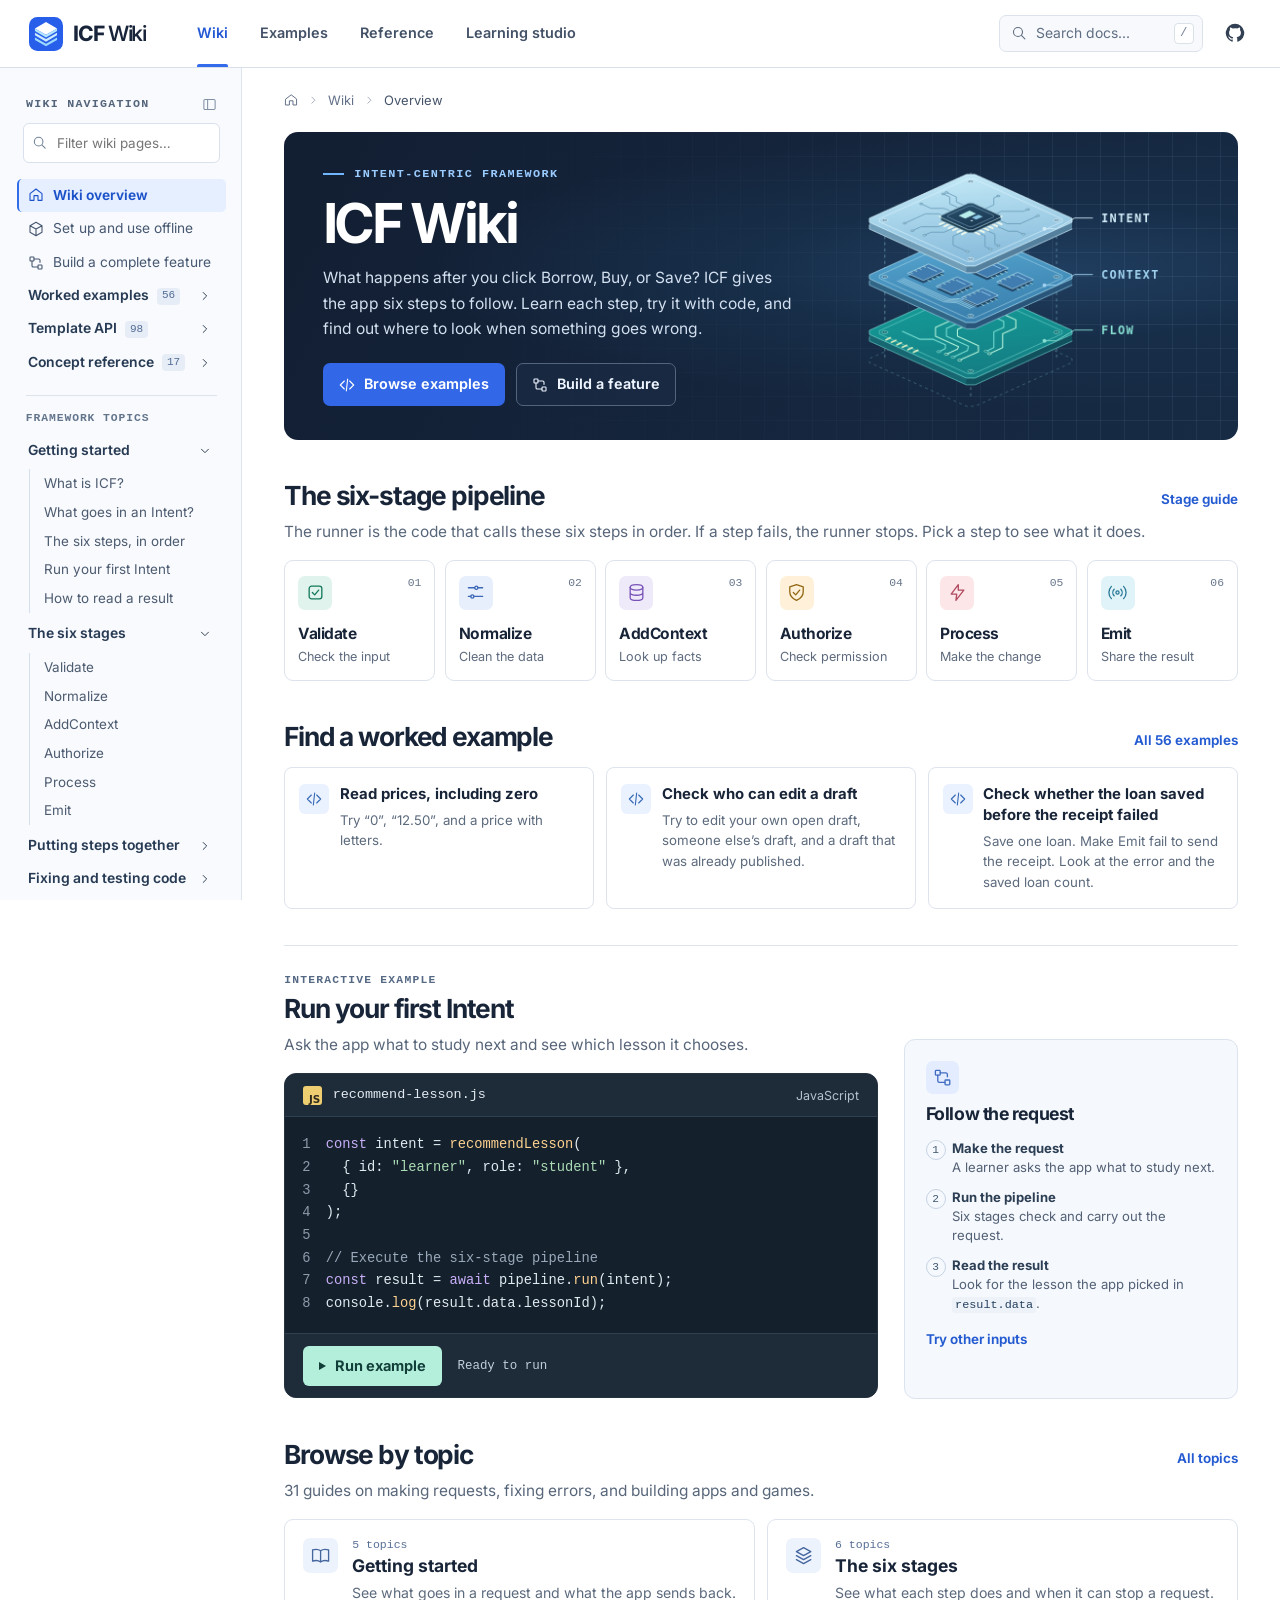
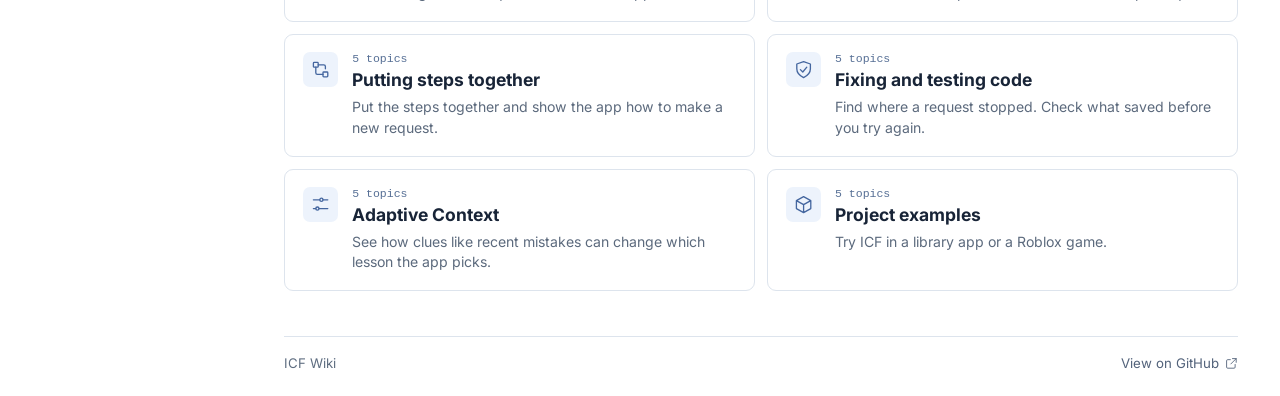
<file: index.html>
<!doctype html>
<html lang="en">
<head>
  <meta charset="utf-8">
  <meta name="viewport" content="width=device-width, initial-scale=1">
  <meta name="theme-color" content="#14243d">
  <meta name="description" content="Look up the Intent-Centric Framework in a searchable wiki with worked examples, template API signatures, troubleshooting guides, and offline setup.">
  <title>ICF Wiki · Intent-Centric Framework</title>
  <link rel="icon" href="tutorial-icon.svg" type="image/svg+xml">
  <link rel="stylesheet" href="tutorial.css">
  <link rel="stylesheet" href="tutorial-playground.css">
  <link rel="stylesheet" href="tutorial-try.css">
</head>
<body>
  <a class="skip-link" href="#reader" id="skipLink">Skip to content</a>
  <header class="topbar">
    <button class="icon-button mobile-menu" id="menuOpen" aria-controls="sidebar" aria-expanded="false" aria-label="Open wiki menu" data-icon="menu"></button>
    <a class="brand" href="#overview" aria-label="ICF Wiki home"><img src="tutorial-icon.svg" alt="" width="34" height="34"><span>ICF <b>Wiki</b></span></a>
    <nav class="primary-nav" aria-label="Primary navigation">
      <a href="#overview" data-tab="tutorial">Wiki</a><a href="#examples" data-tab="examples">Examples</a><a href="#api" data-tab="reference">Reference</a><a href="#exercises" data-tab="exercises">Learning studio</a>
    </nav>
    <div class="top-actions"><button id="openSearch" class="search-launch" aria-label="Search documentation"><span data-icon="search"></span><span class="search-caption">Search docs…</span><kbd>/</kbd></button>
      <a class="icon-button github-link" href="https://github.com/bryantfriend/learn_ICF" aria-label="ICF Wiki on GitHub" title="View on GitHub" data-icon="github"></a></div>
  </header>
  <button class="menu-scrim" id="menuScrim" aria-label="Close wiki menu" hidden></button>
  <div class="layout">
    <aside class="sidebar" id="sidebar" aria-label="Wiki navigation">
      <div class="sidebar-caption"><span>Wiki navigation</span><span data-icon="panel"></span></div>
      <label class="nav-filter"><span data-icon="search"></span><input id="navFilter" type="search" aria-label="Filter wiki pages" placeholder="Filter wiki pages…"></label>
      <nav id="tutorialNav" aria-label="Wiki contents"></nav>

    </aside>
    <main class="reader" id="reader" tabindex="-1">
      <nav class="breadcrumb" id="breadcrumb" aria-label="Breadcrumb"></nav>
      <div id="view"><h1>ICF Wiki</h1><p>Learn the Intent-Centric Framework through its six-stage pipeline.</p></div>
      <noscript><p>The interactive wiki uses JavaScript. Read the <a href="Template/ICF.md">framework standard</a> or the <a href="Template/README.md">template quick start</a>.</p></noscript>
      <footer class="page-footer"><span>ICF Wiki</span><a href="https://github.com/bryantfriend/learn_ICF">View on GitHub <span data-icon="external"></span></a></footer>
    </main>
  </div>
  <dialog id="searchDialog" aria-labelledby="searchTitle">
    <h2 class="sr-only" id="searchTitle">Search the ICF Wiki</h2>
    <div class="search-box"><span data-icon="search"></span><input id="searchInput" type="search" aria-label="Search wiki topics, examples, and API entries" placeholder="Search topics, examples, and the API…" autocomplete="off" spellcheck="false"><button id="closeSearch" aria-label="Close search">Esc</button></div>
    <div id="searchResults"></div><div class="search-help"><span>↑ ↓ &nbsp;Move</span><span>Enter &nbsp;Open</span><span>Esc &nbsp;Close</span></div>
  </dialog>
  <script type="module" src="tutorial.mjs"></script>
</body></html>
</file>
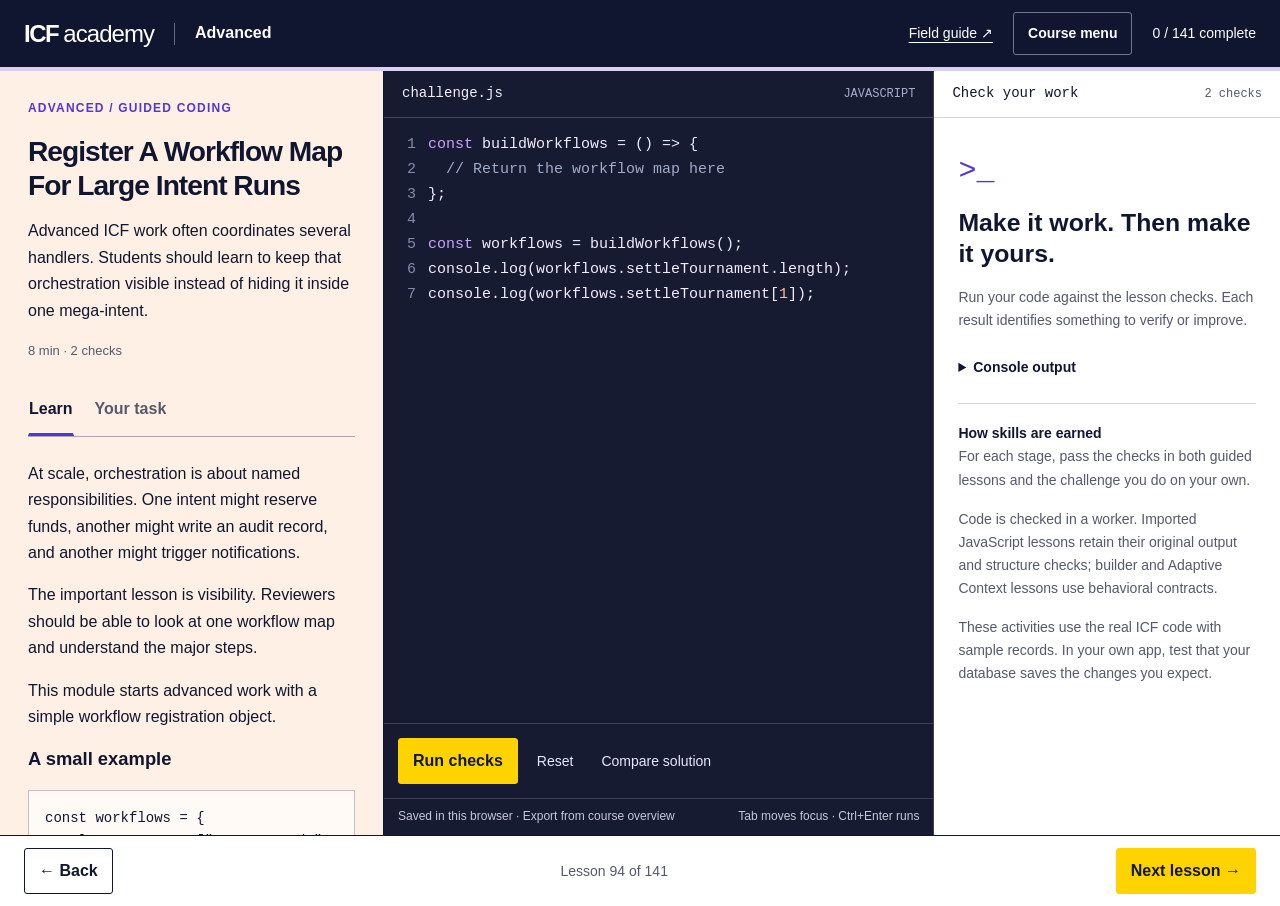
<file: Advanced/index.html>
<!doctype html>
<html lang="en"><head><meta charset="utf-8"><meta name="viewport" content="width=device-width, initial-scale=1"><title>Opening ICF Academy</title></head><body data-track="advanced"><p>This course now uses the shared ICF studio. <a href="../studio.html">Open the academy</a>.</p><script type="module" src="../legacy-entry.mjs"></script></body></html>
</file>
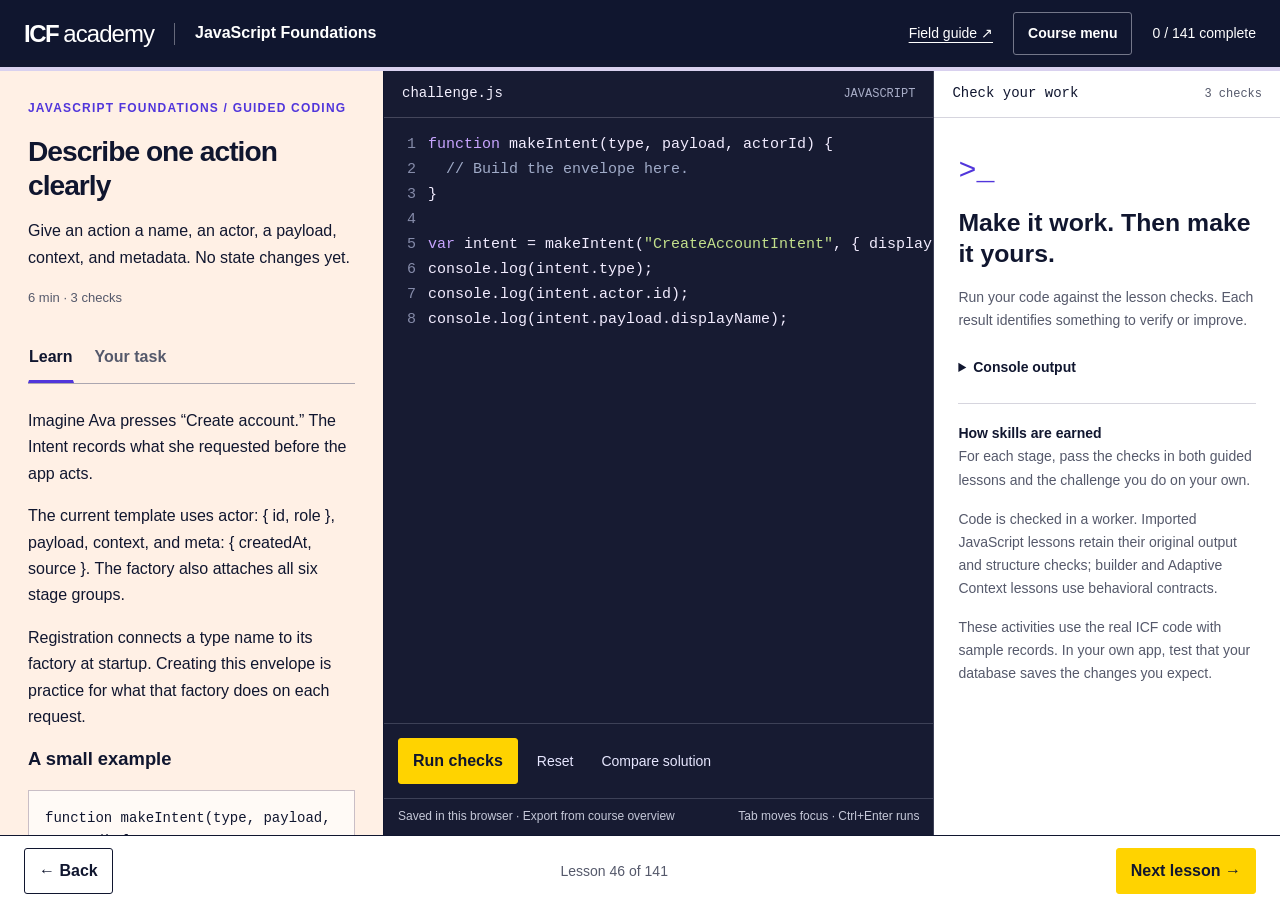
<file: ICF Begginer/index.html>
<!doctype html>
<html lang="en"><head><meta charset="utf-8"><meta name="viewport" content="width=device-width, initial-scale=1"><title>Opening ICF Academy</title></head><body data-track="foundations"><p>This course now uses the shared ICF studio. <a href="../studio.html">Open the academy</a>.</p><script type="module" src="../legacy-entry.mjs"></script></body></html>
</file>
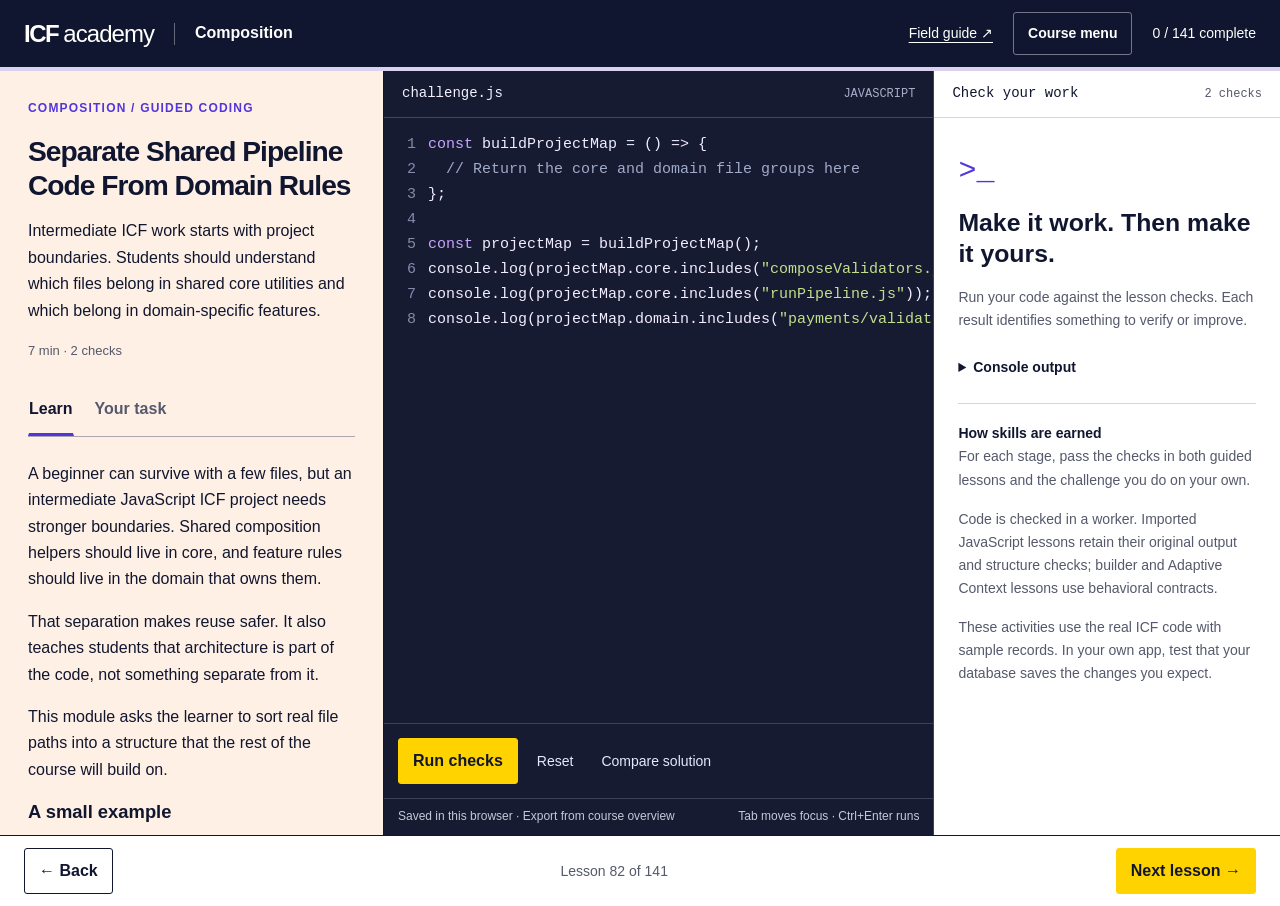
<file: Intermediate/index.html>
<!doctype html>
<html lang="en"><head><meta charset="utf-8"><meta name="viewport" content="width=device-width, initial-scale=1"><title>Opening ICF Academy</title></head><body data-track="composition"><p>This course now uses the shared ICF studio. <a href="../studio.html">Open the academy</a>.</p><script type="module" src="../legacy-entry.mjs"></script></body></html>
</file>
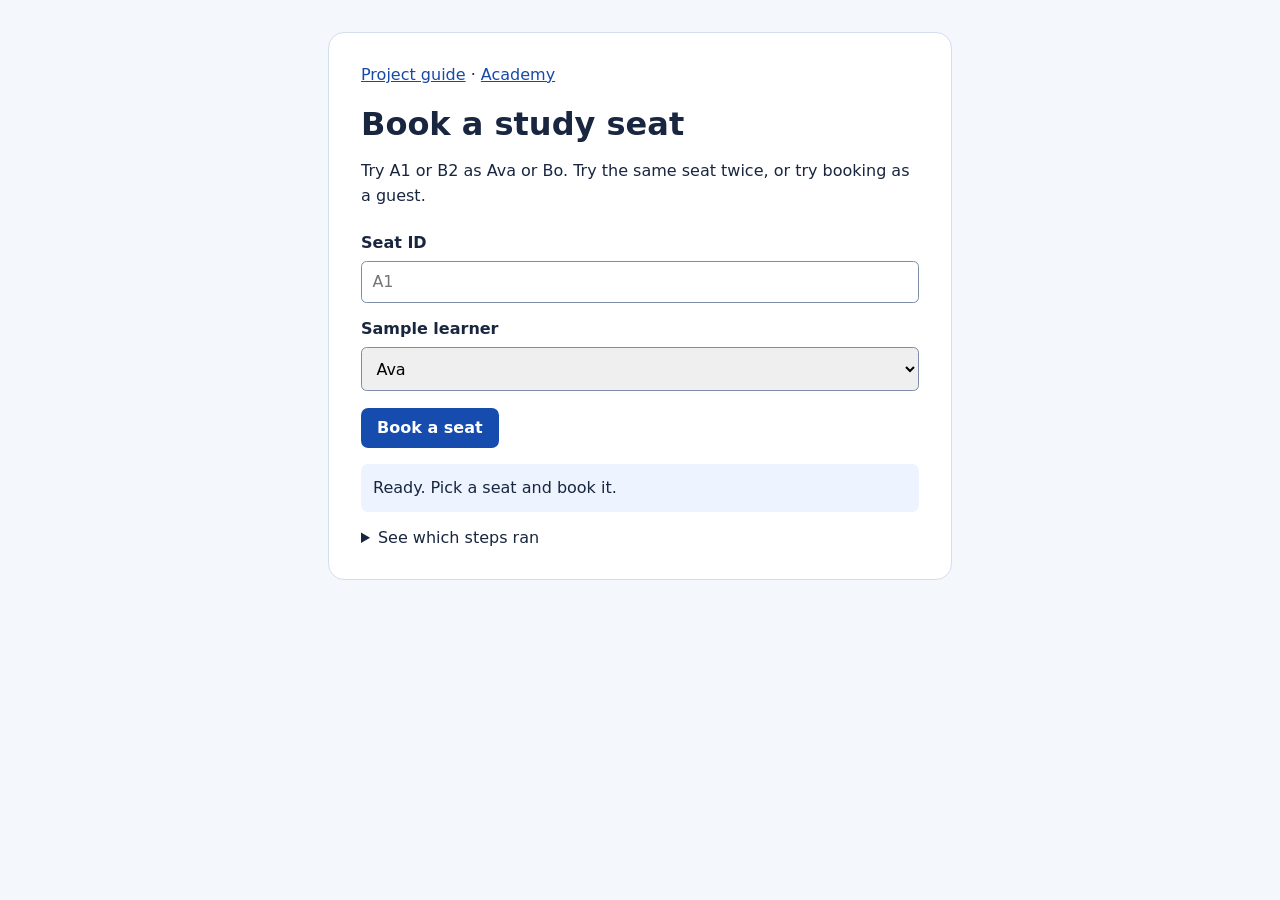
<file: seat-project/index.html>
<!doctype html>
<html lang="en">
<head>
  <meta charset="utf-8"><meta name="viewport" content="width=device-width, initial-scale=1">
  <title>Seat booking project · ICF Academy</title>
  <link rel="stylesheet" href="style.css">
  <script type="module" src="page.mjs"></script>
</head>
<body>
  <main>
    <nav aria-label="Project navigation"><a href="../programming-guide.html">Project guide</a> · <a href="../academy.html">Academy</a></nav>
    <h1>Book a study seat</h1>
    <p>Try A1 or B2 as Ava or Bo. Try the same seat twice, or try booking as a guest.</p>
    <form id="booking">
      <label for="seat">Seat ID</label>
      <input id="seat" name="seatId" placeholder="A1" autocomplete="off">
      <label for="member">Sample learner</label>
      <select id="member" name="memberId"><option value="ava">Ava</option><option value="bo">Bo</option><option value="guest">Guest</option></select>
      <button type="submit" disabled>Book a seat</button>
    </form>
    <p id="status" role="status">Loading the sample seats…</p>
    <details><summary>See which steps ran</summary><pre id="trace">Book a seat to see the steps.</pre></details>
  </main>
</body>
</html>
</file>
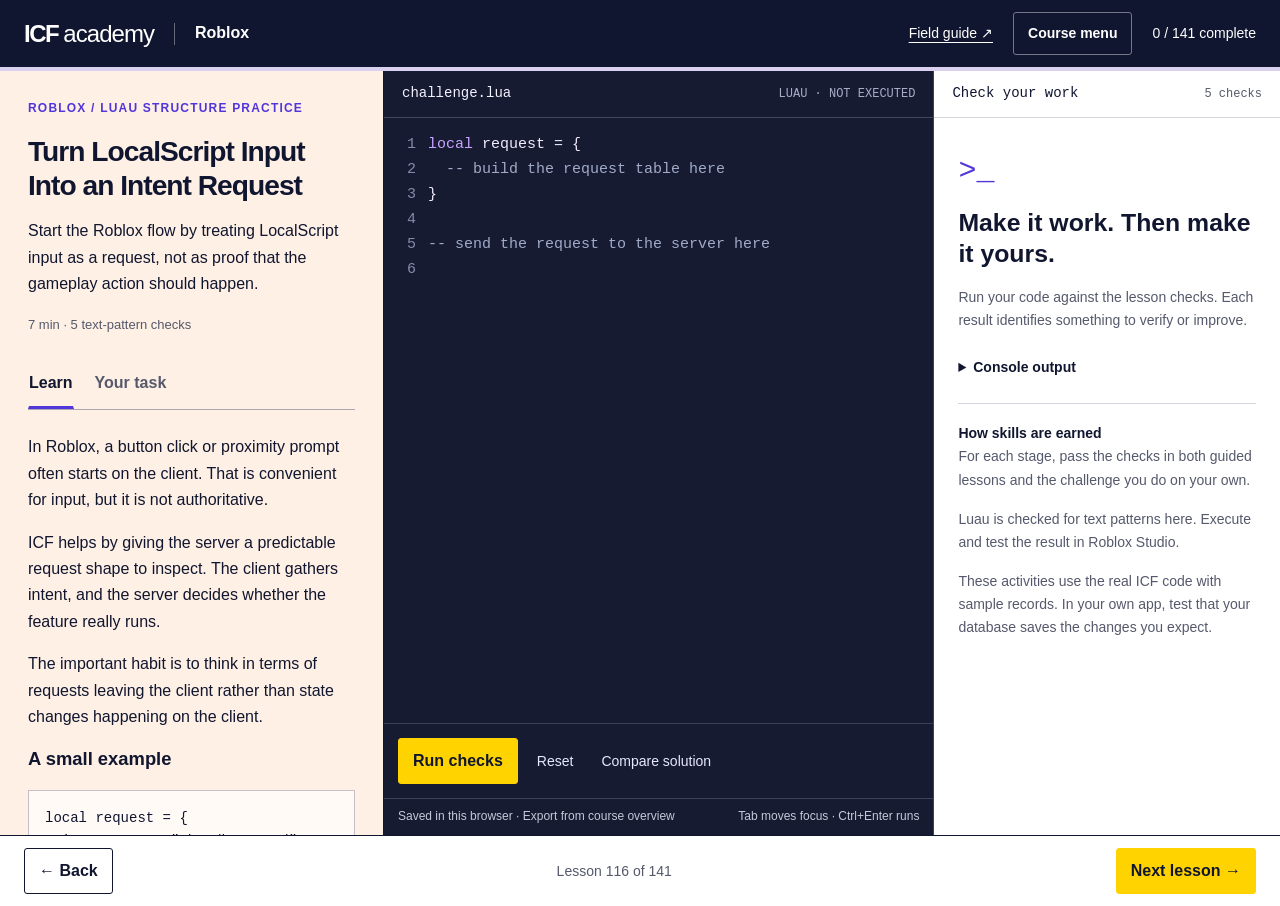
<file: using ICF in Roblox/index.html>
<!doctype html>
<html lang="en"><head><meta charset="utf-8"><meta name="viewport" content="width=device-width, initial-scale=1"><title>Opening ICF Academy</title></head><body data-track="roblox"><p>This course now uses the shared ICF studio. <a href="../studio.html">Open the academy</a>.</p><script type="module" src="../legacy-entry.mjs"></script></body></html>
</file>
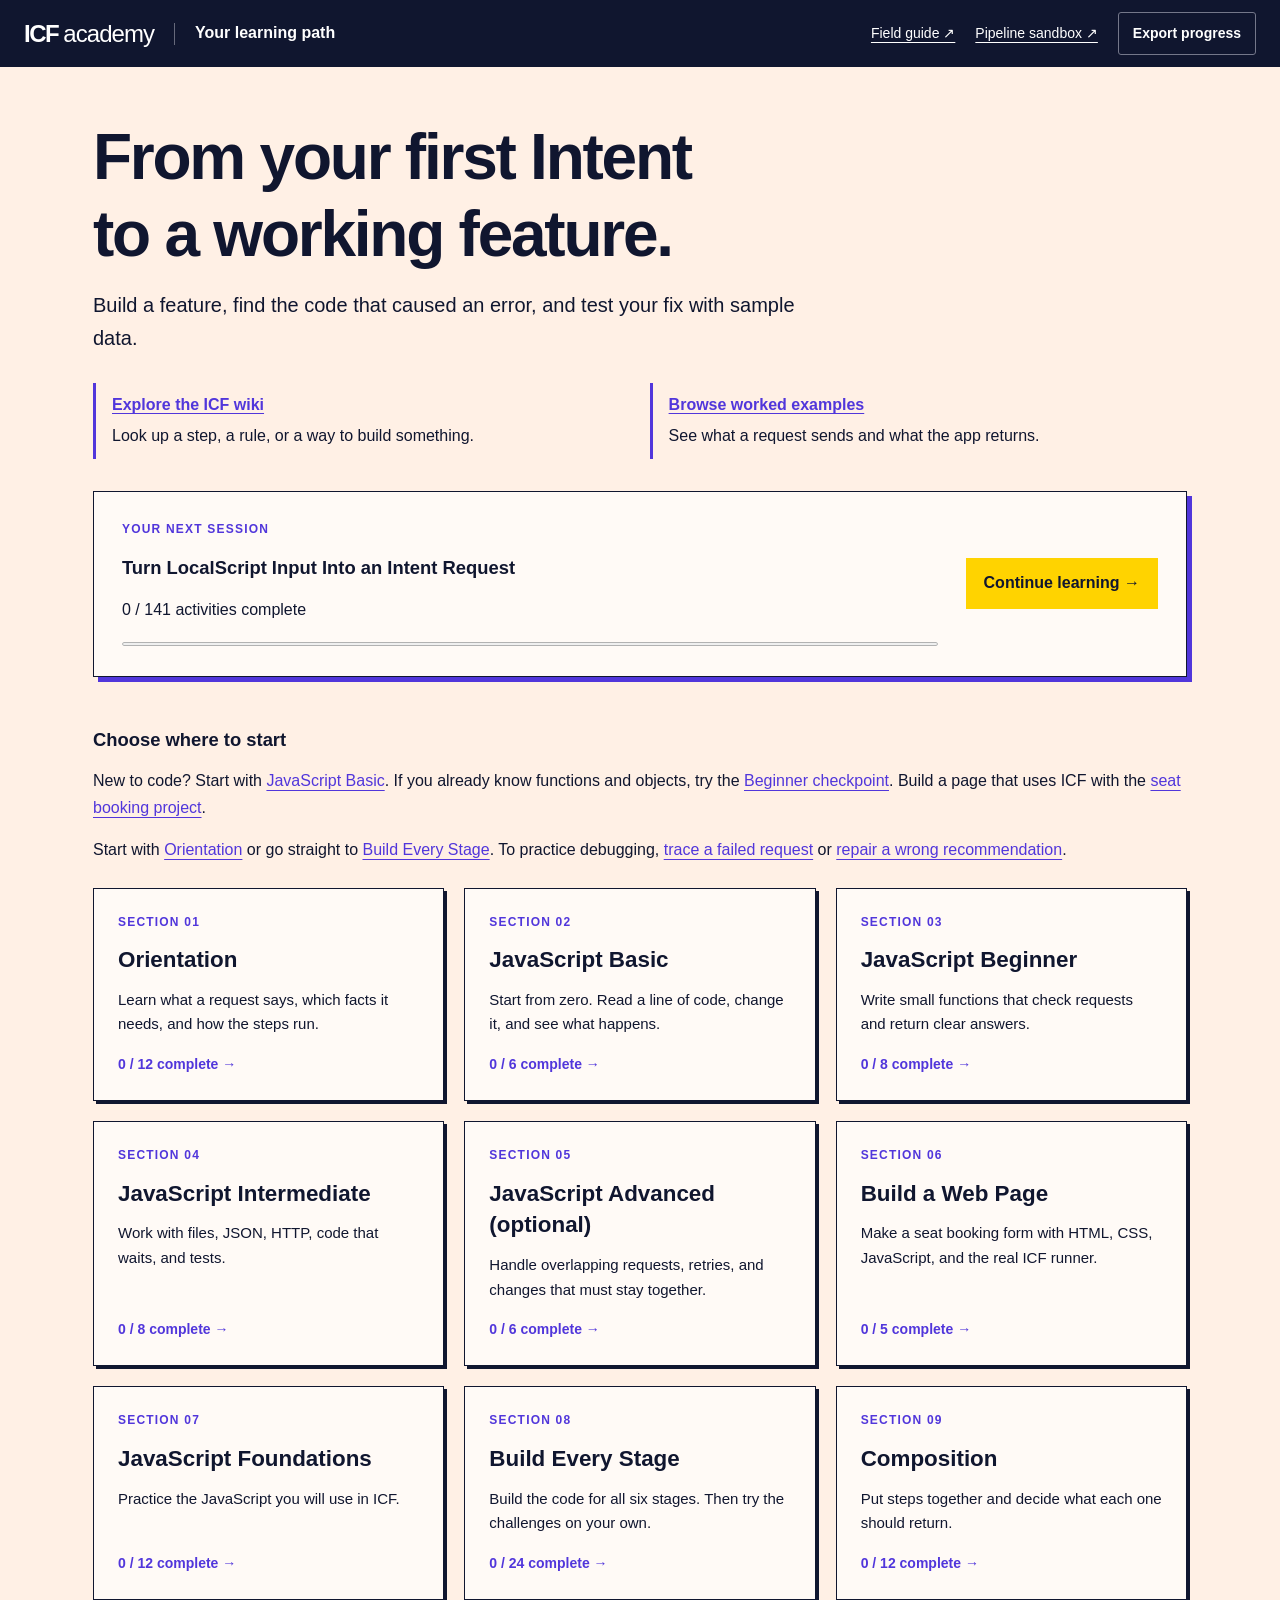
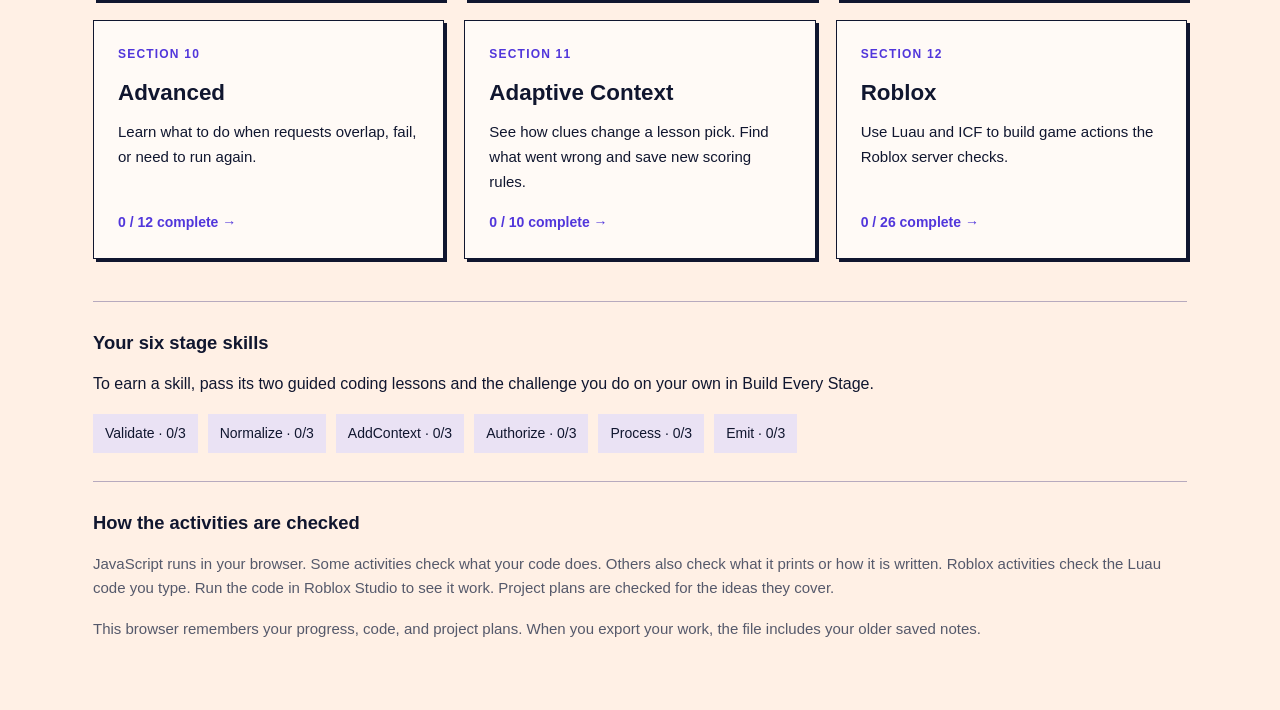
<file: academy.html>
<!doctype html>
<html lang="en"><head><meta charset="utf-8"><meta name="viewport" content="width=device-width, initial-scale=1"><meta name="description" content="One learning path for ICF concepts, JavaScript, all six stages, composition, advanced architecture, Adaptive Context, and Roblox."><title>ICF Academy · Your learning path</title><link rel="icon" href="tutorial-icon.svg" type="image/svg+xml"><link rel="stylesheet" href="studio.css"></head>
<body class="overview-page"><header class="studio-header"><div class="header-brand"><a href="index.html">ICF<span>academy</span></a><span class="header-divider"></span><strong>Your learning path</strong></div><nav class="header-actions"><a href="reference.html#reference">Field guide ↗</a><a href="reference.html#mission">Pipeline sandbox ↗</a><button id="exportProgress">Export progress</button></nav></header>
<main class="overview-main"><h1>From your first Intent<br>to a working feature.</h1><p class="overview-lead">Build a feature, find the code that caused an error, and test your fix with sample data.</p><nav class="academy-wiki-links" aria-label="ICF wiki"><a href="index.html"><strong>Explore the ICF wiki</strong><span>Look up a step, a rule, or a way to build something.</span></a><a href="index.html#examples"><strong>Browse worked examples</strong><span>See what a request sends and what the app returns.</span></a></nav>
<div class="resume-card"><div><p class="eyebrow">YOUR NEXT SESSION</p><h2 id="resumeTitle">Start with Orientation</h2><p id="totalProgress">Loading your progress…</p><progress id="overviewProgress" aria-label="Total course progress"></progress></div><a id="resumeLink" class="primary resume-button" href="studio.html#orientation-intent">Continue learning →</a></div>
<section aria-labelledby="pathTitle"><h2 id="pathTitle">Choose where to start</h2><p>New to code? Start with <a href="studio.html#js-basic-values">JavaScript Basic</a>. If you already know functions and objects, try the <a href="studio.html#js-beginner-project">Beginner checkpoint</a>. Build a page that uses ICF with the <a href="programming-guide.html">seat booking project</a>.</p><p>Start with <a href="studio.html#orientation-intent">Orientation</a> or go straight to <a href="studio.html#stage-contract">Build Every Stage</a>. To practice debugging, <a href="studio.html#adaptive-trace-failure">trace a failed request</a> or <a href="studio.html#adaptive-repair-signals">repair a wrong recommendation</a>.</p><div id="courseSections" class="section-cards"></div></section>
<section class="overview-skill-section"><h2>Your six stage skills</h2><p>To earn a skill, pass its two guided coding lessons and the challenge you do on your own in Build Every Stage.</p><div id="overviewSkills" class="builder-skills"></div></section>
<section class="overview-notes"><h2>How the activities are checked</h2><p>JavaScript runs in your browser. Some activities check what your code does. Others also check what it prints or how it is written. Roblox activities check the Luau code you type. Run the code in Roblox Studio to see it work. Project plans are checked for the ideas they cover.</p><p>This browser remembers your progress, code, and project plans. When you export your work, the file includes your older saved notes.</p><p id="overviewNotice" role="status"></p></section></main><script type="module" src="academy-overview.mjs"></script></body></html>
</file>
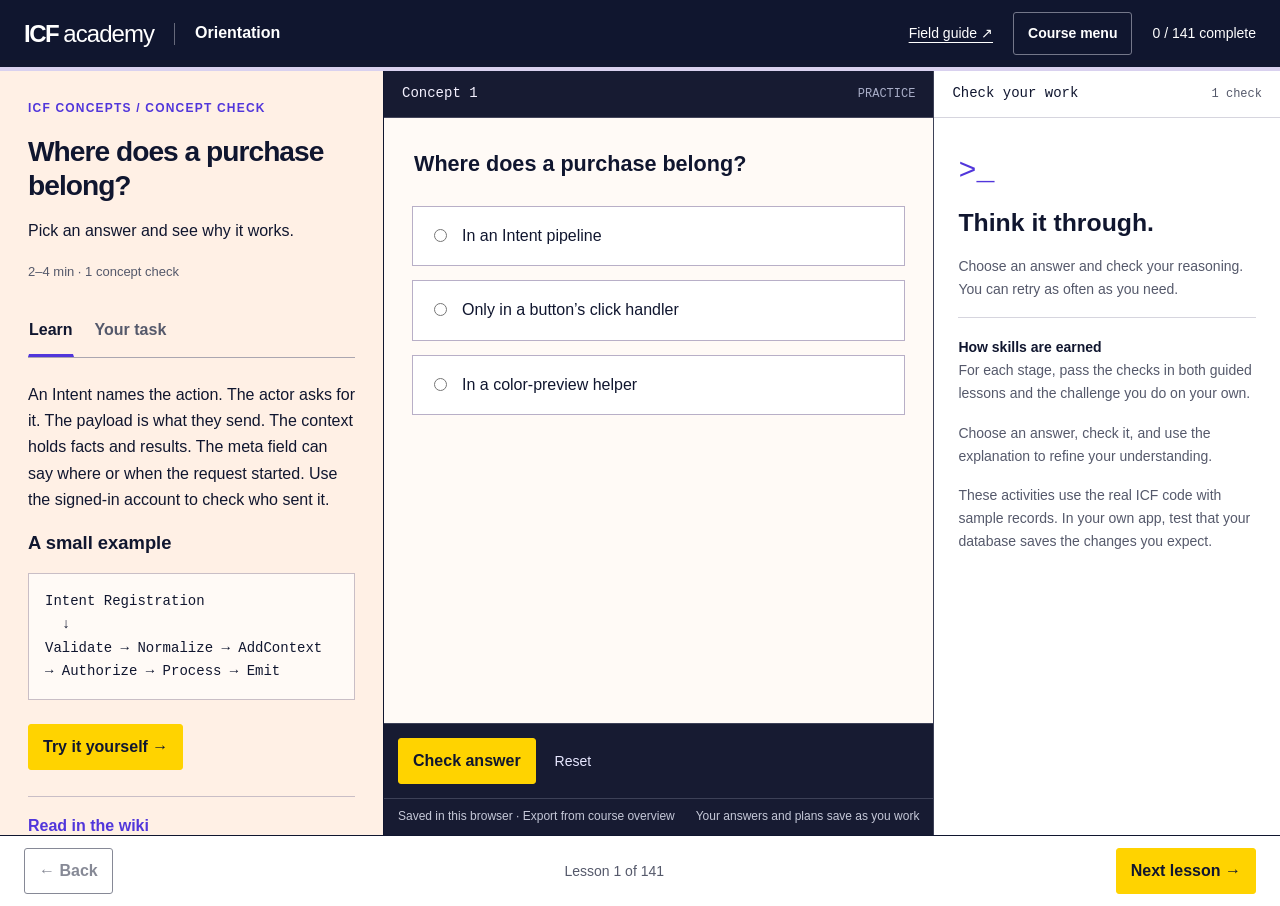
<file: learn.html>
<!doctype html>
<html lang="en"><head><meta charset="utf-8"><meta name="viewport" content="width=device-width, initial-scale=1"><title>Opening ICF Academy</title></head><body><p><a href="studio.html#orientation-intent">Open ICF Orientation</a> · <a href="reference.html">Field guide and pipeline sandbox</a></p><script>location.replace(location.hash ? "reference.html" + location.hash : "studio.html#orientation-intent");</script></body></html>
</file>
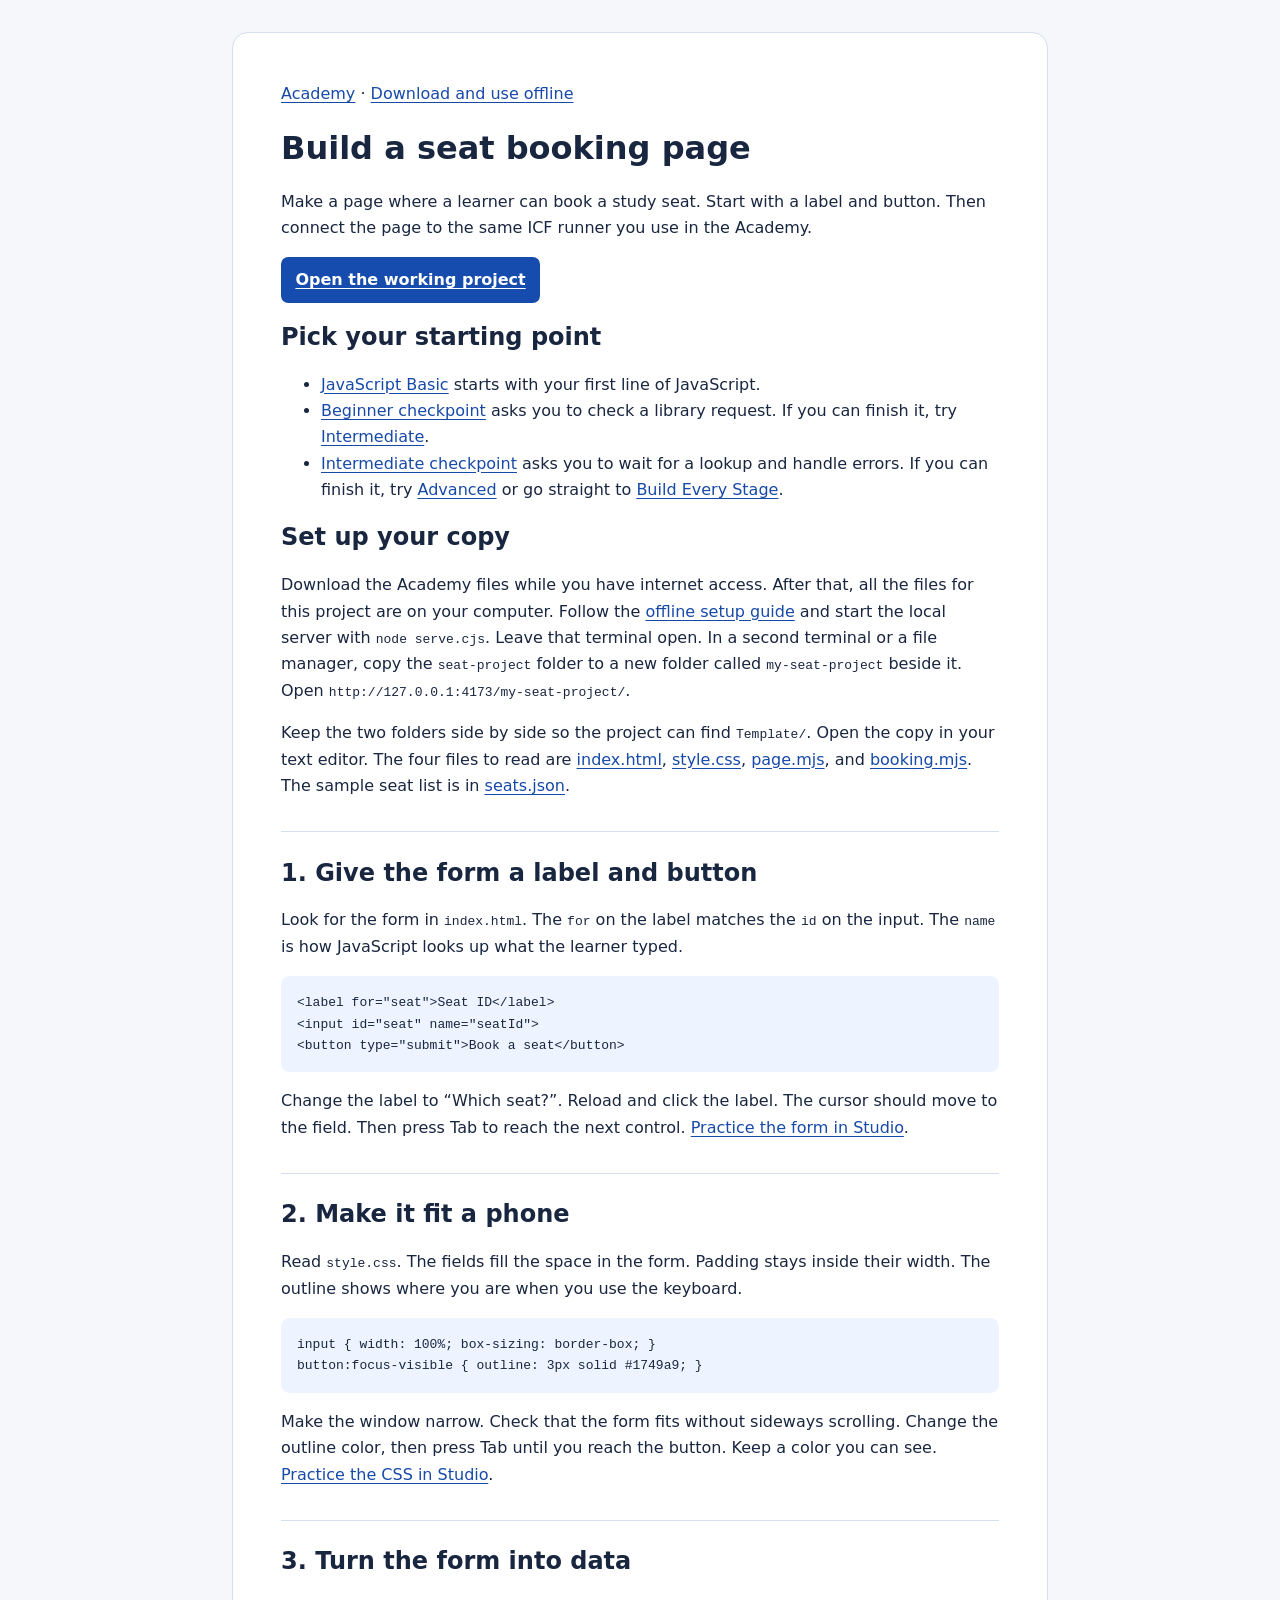
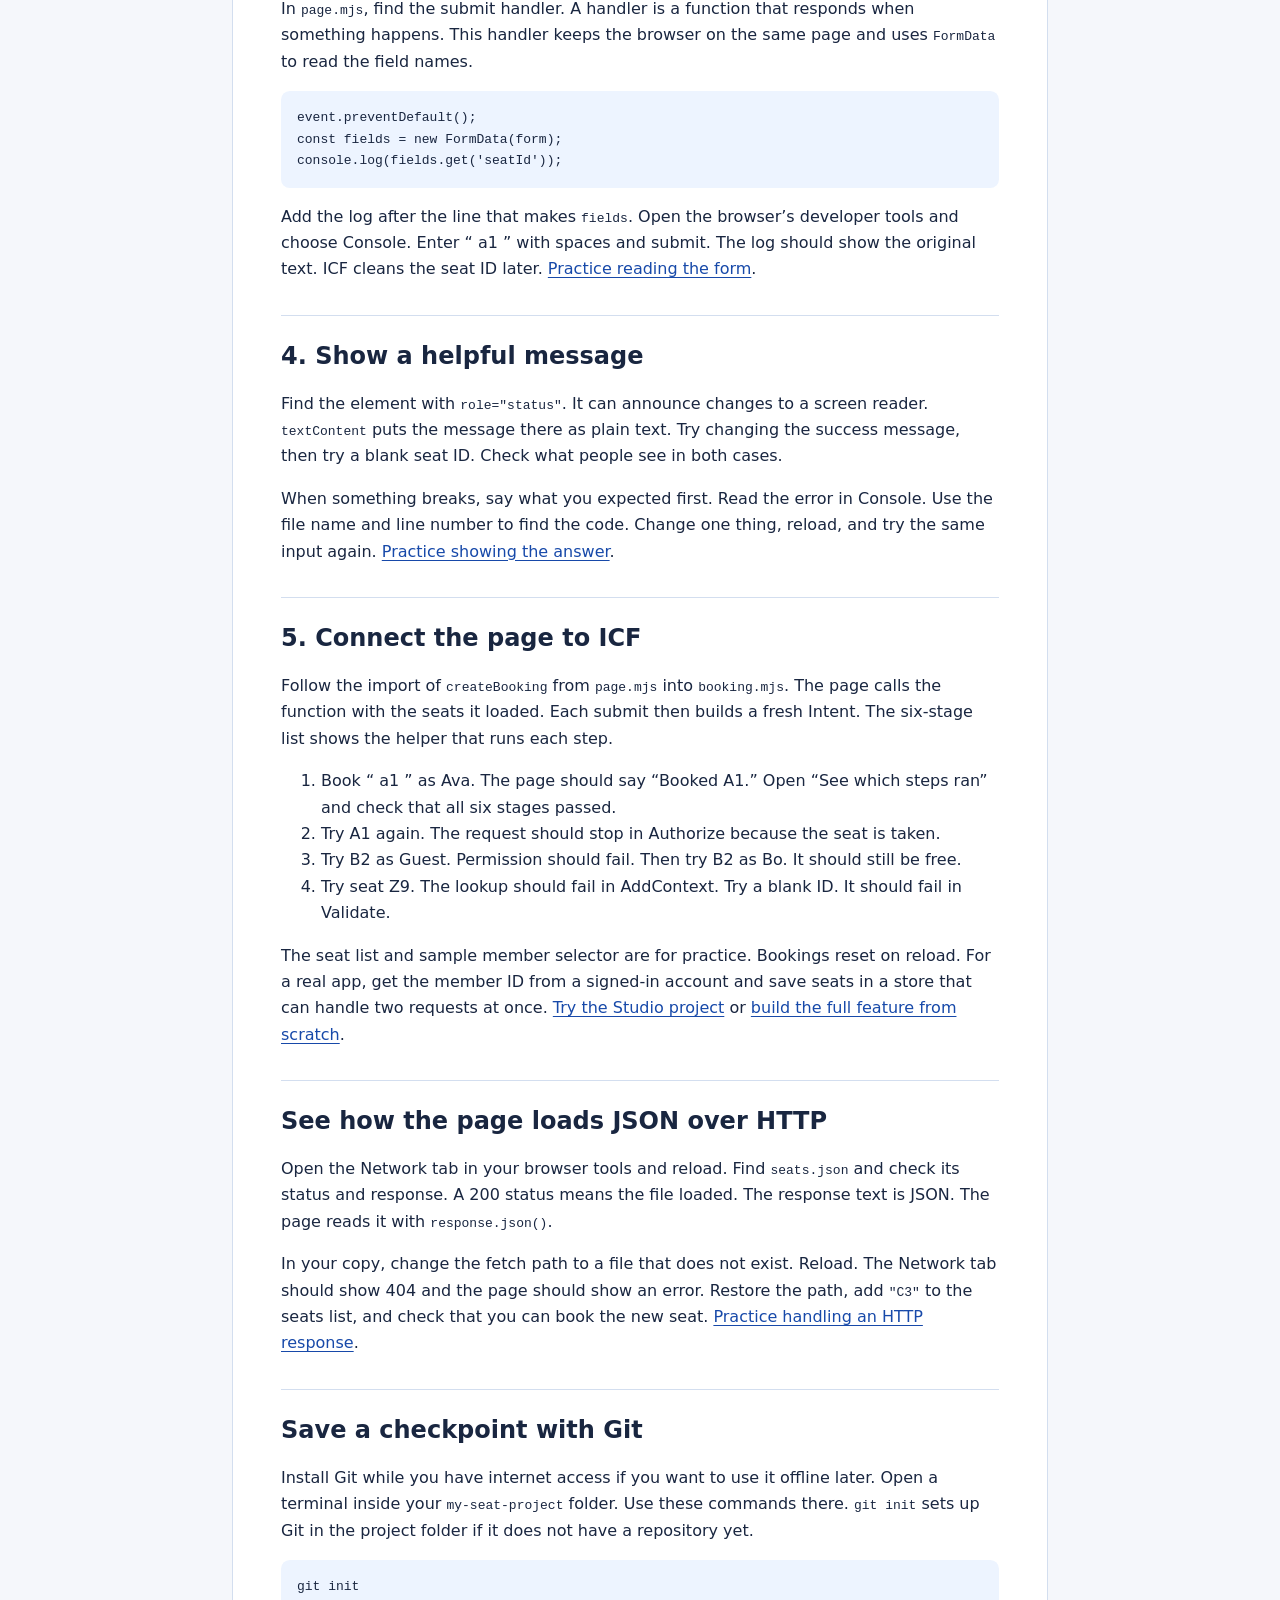
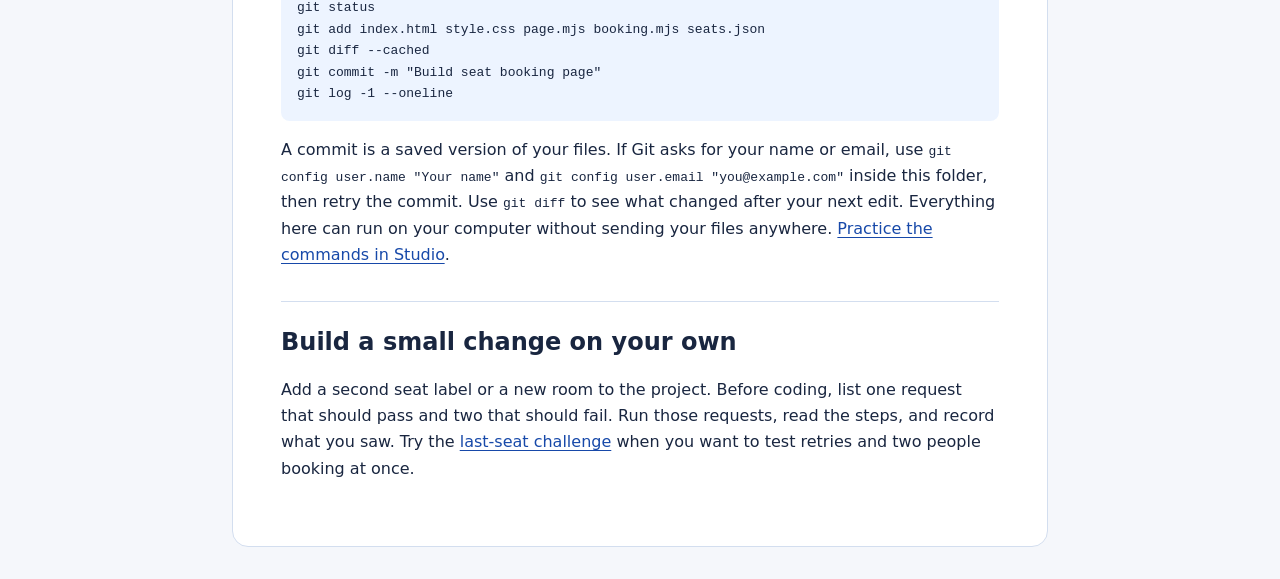
<file: programming-guide.html>
<!doctype html>
<html lang="en">
<head>
  <meta charset="utf-8"><meta name="viewport" content="width=device-width, initial-scale=1">
  <title>Build a web page · ICF Academy</title><link rel="stylesheet" href="programming-guide.css">
</head>
<body>
  <main>
    <nav aria-label="Academy navigation"><a href="academy.html">Academy</a> · <a href="index.html#setup">Download and use offline</a></nav>
    <h1>Build a seat booking page</h1>
    <p>Make a page where a learner can book a study seat. Start with a label and button. Then connect the page to the same ICF runner you use in the Academy.</p>
    <p><a class="primary-link" href="seat-project/">Open the working project</a></p>
    <h2>Pick your starting point</h2>
    <ul>
      <li><a href="studio.html#js-basic-values">JavaScript Basic</a> starts with your first line of JavaScript.</li>
      <li><a href="studio.html#js-beginner-project">Beginner checkpoint</a> asks you to check a library request. If you can finish it, try <a href="studio.html#js-intermediate-modules">Intermediate</a>.</li>
      <li><a href="studio.html#js-intermediate-project">Intermediate checkpoint</a> asks you to wait for a lookup and handle errors. If you can finish it, try <a href="studio.html#js-advanced-test-table">Advanced</a> or go straight to <a href="studio.html#stage-contract">Build Every Stage</a>.</li>
    </ul>
    <h2>Set up your copy</h2>
    <p>Download the Academy files while you have internet access. After that, all the files for this project are on your computer. Follow the <a href="index.html#setup">offline setup guide</a> and start the local server with <code>node serve.cjs</code>. Leave that terminal open. In a second terminal or a file manager, copy the <code>seat-project</code> folder to a new folder called <code>my-seat-project</code> beside it. Open <code>http://127.0.0.1:4173/my-seat-project/</code>.</p>
    <p>Keep the two folders side by side so the project can find <code>Template/</code>. Open the copy in your text editor. The four files to read are <a href="seat-project/index.html">index.html</a>, <a href="seat-project/style.css">style.css</a>, <a href="seat-project/page.mjs">page.mjs</a>, and <a href="seat-project/booking.mjs">booking.mjs</a>. The sample seat list is in <a href="seat-project/seats.json">seats.json</a>.</p>

    <section id="form">
      <h2>1. Give the form a label and button</h2>
      <p>Look for the form in <code>index.html</code>. The <code>for</code> on the label matches the <code>id</code> on the input. The <code>name</code> is how JavaScript looks up what the learner typed.</p>
      <pre><code>&lt;label for="seat"&gt;Seat ID&lt;/label&gt;
&lt;input id="seat" name="seatId"&gt;
&lt;button type="submit"&gt;Book a seat&lt;/button&gt;</code></pre>
      <p>Change the label to “Which seat?”. Reload and click the label. The cursor should move to the field. Then press Tab to reach the next control. <a href="studio.html#web-form">Practice the form in Studio</a>.</p>
    </section>
    <section id="style">
      <h2>2. Make it fit a phone</h2>
      <p>Read <code>style.css</code>. The fields fill the space in the form. Padding stays inside their width. The outline shows where you are when you use the keyboard.</p>
      <pre><code>input { width: 100%; box-sizing: border-box; }
button:focus-visible { outline: 3px solid #1749a9; }</code></pre>
      <p>Make the window narrow. Check that the form fits without sideways scrolling. Change the outline color, then press Tab until you reach the button. Keep a color you can see. <a href="studio.html#web-css">Practice the CSS in Studio</a>.</p>
    </section>
    <section id="read">
      <h2>3. Turn the form into data</h2>
      <p>In <code>page.mjs</code>, find the submit handler. A handler is a function that responds when something happens. This handler keeps the browser on the same page and uses <code>FormData</code> to read the field names.</p>
      <pre><code>event.preventDefault();
const fields = new FormData(form);
console.log(fields.get('seatId'));</code></pre>
      <p>Add the log after the line that makes <code>fields</code>. Open the browser’s developer tools and choose Console. Enter “ a1 ” with spaces and submit. The log should show the original text. ICF cleans the seat ID later. <a href="studio.html#web-read">Practice reading the form</a>.</p>
    </section>
    <section id="feedback">
      <h2>4. Show a helpful message</h2>
      <p>Find the element with <code>role="status"</code>. It can announce changes to a screen reader. <code>textContent</code> puts the message there as plain text. Try changing the success message, then try a blank seat ID. Check what people see in both cases.</p>
      <p>When something breaks, say what you expected first. Read the error in Console. Use the file name and line number to find the code. Change one thing, reload, and try the same input again. <a href="studio.html#web-feedback">Practice showing the answer</a>.</p>
    </section>
    <section id="connect">
      <h2>5. Connect the page to ICF</h2>
      <p>Follow the import of <code>createBooking</code> from <code>page.mjs</code> into <code>booking.mjs</code>. The page calls the function with the seats it loaded. Each submit then builds a fresh Intent. The six-stage list shows the helper that runs each step.</p>
      <ol>
        <li>Book “ a1 ” as Ava. The page should say “Booked A1.” Open “See which steps ran” and check that all six stages passed.</li>
        <li>Try A1 again. The request should stop in Authorize because the seat is taken.</li>
        <li>Try B2 as Guest. Permission should fail. Then try B2 as Bo. It should still be free.</li>
        <li>Try seat Z9. The lookup should fail in AddContext. Try a blank ID. It should fail in Validate.</li>
      </ol>
      <p>The seat list and sample member selector are for practice. Bookings reset on reload. For a real app, get the member ID from a signed-in account and save seats in a store that can handle two requests at once. <a href="studio.html#web-project">Try the Studio project</a> or <a href="index.html#build">build the full feature from scratch</a>.</p>
    </section>
    <section id="http">
      <h2>See how the page loads JSON over HTTP</h2>
      <p>Open the Network tab in your browser tools and reload. Find <code>seats.json</code> and check its status and response. A 200 status means the file loaded. The response text is JSON. The page reads it with <code>response.json()</code>.</p>
      <p>In your copy, change the fetch path to a file that does not exist. Reload. The Network tab should show 404 and the page should show an error. Restore the path, add <code>"C3"</code> to the seats list, and check that you can book the new seat. <a href="studio.html#js-intermediate-http">Practice handling an HTTP response</a>.</p>
    </section>
    <section id="git">
      <h2>Save a checkpoint with Git</h2>
      <p>Install Git while you have internet access if you want to use it offline later. Open a terminal inside your <code>my-seat-project</code> folder. Use these commands there. <code>git init</code> sets up Git in the project folder if it does not have a repository yet.</p>
      <pre><code>git init
git status
git add index.html style.css page.mjs booking.mjs seats.json
git diff --cached
git commit -m "Build seat booking page"
git log -1 --oneline</code></pre>
      <p>A commit is a saved version of your files. If Git asks for your name or email, use <code>git config user.name "Your name"</code> and <code>git config user.email "you@example.com"</code> inside this folder, then retry the commit. Use <code>git diff</code> to see what changed after your next edit. Everything here can run on your computer without sending your files anywhere. <a href="studio.html#js-intermediate-git">Practice the commands in Studio</a>.</p>
    </section>
    <section id="next">
      <h2>Build a small change on your own</h2>
      <p>Add a second seat label or a new room to the project. Before coding, list one request that should pass and two that should fail. Run those requests, read the steps, and record what you saw. Try the <a href="studio.html#js-advanced-project">last-seat challenge</a> when you want to test retries and two people booking at once.</p>
    </section>
  </main>
</body>
</html>
</file>
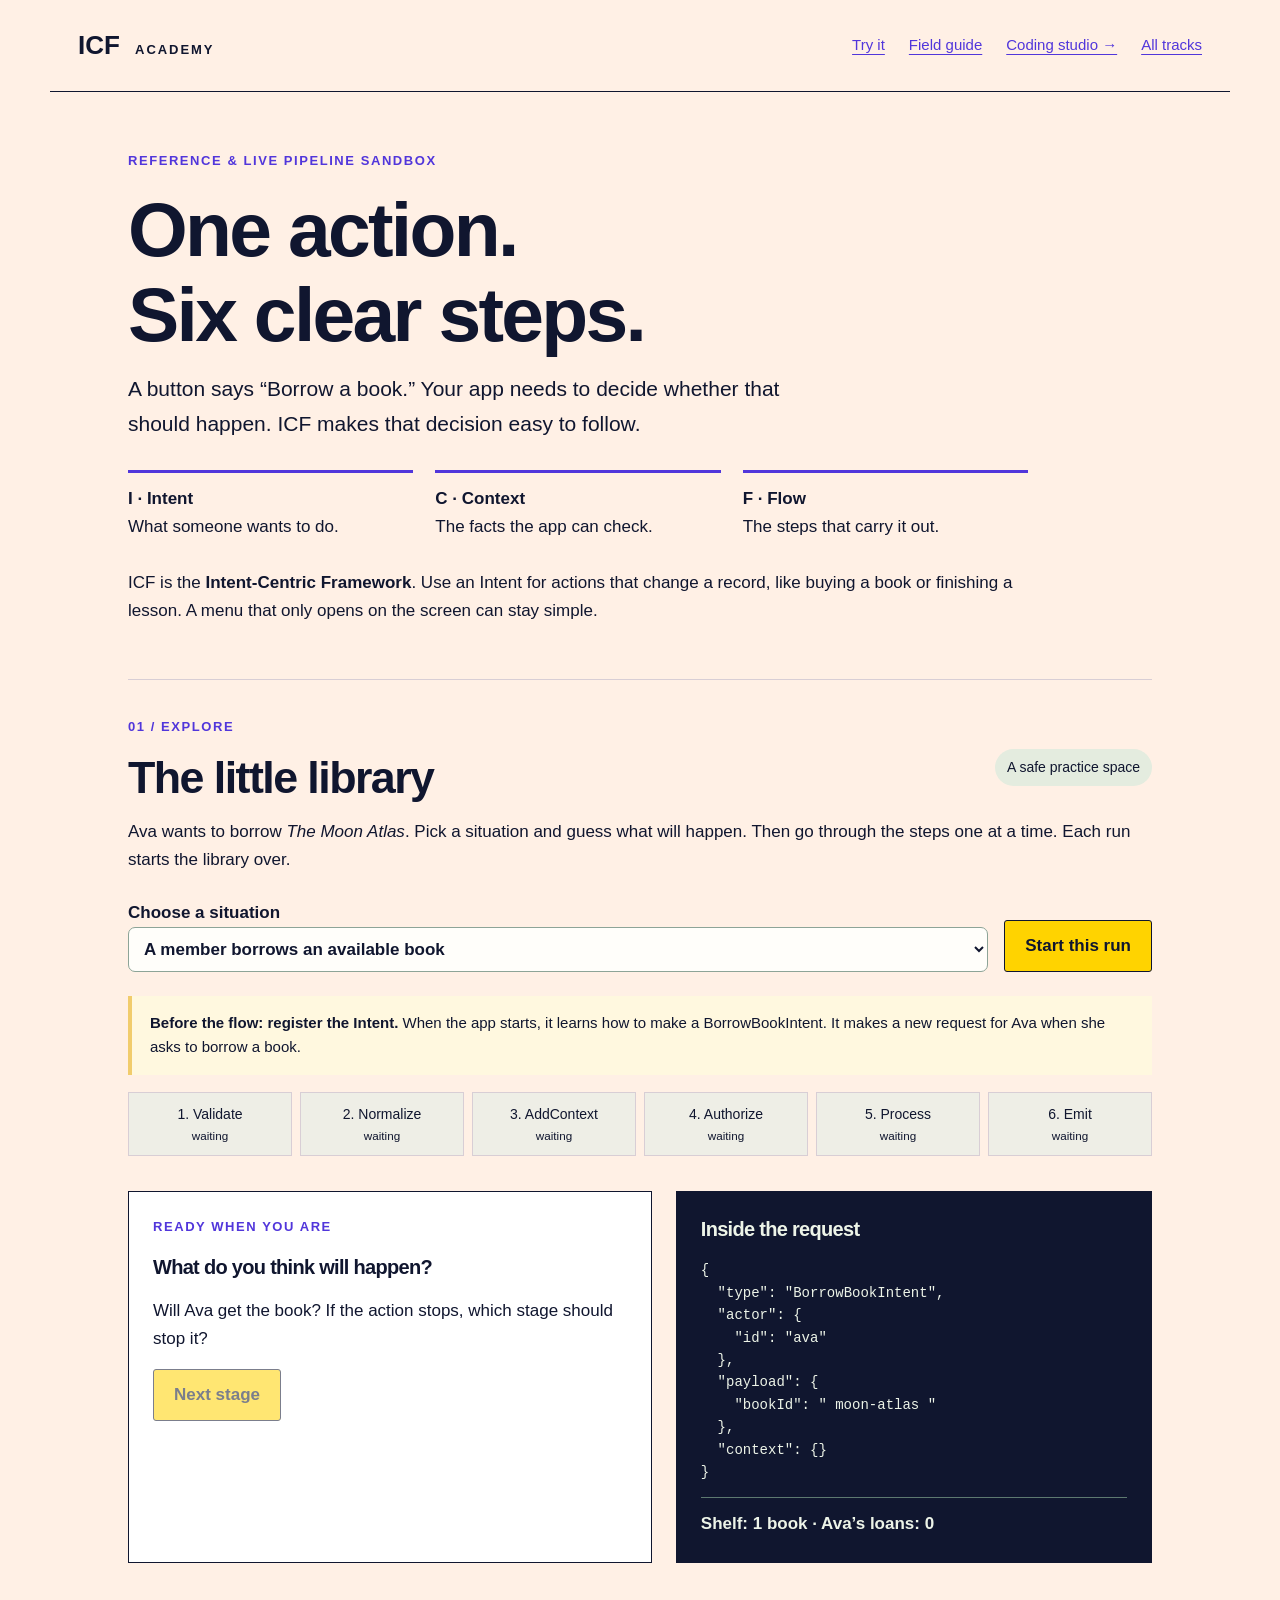
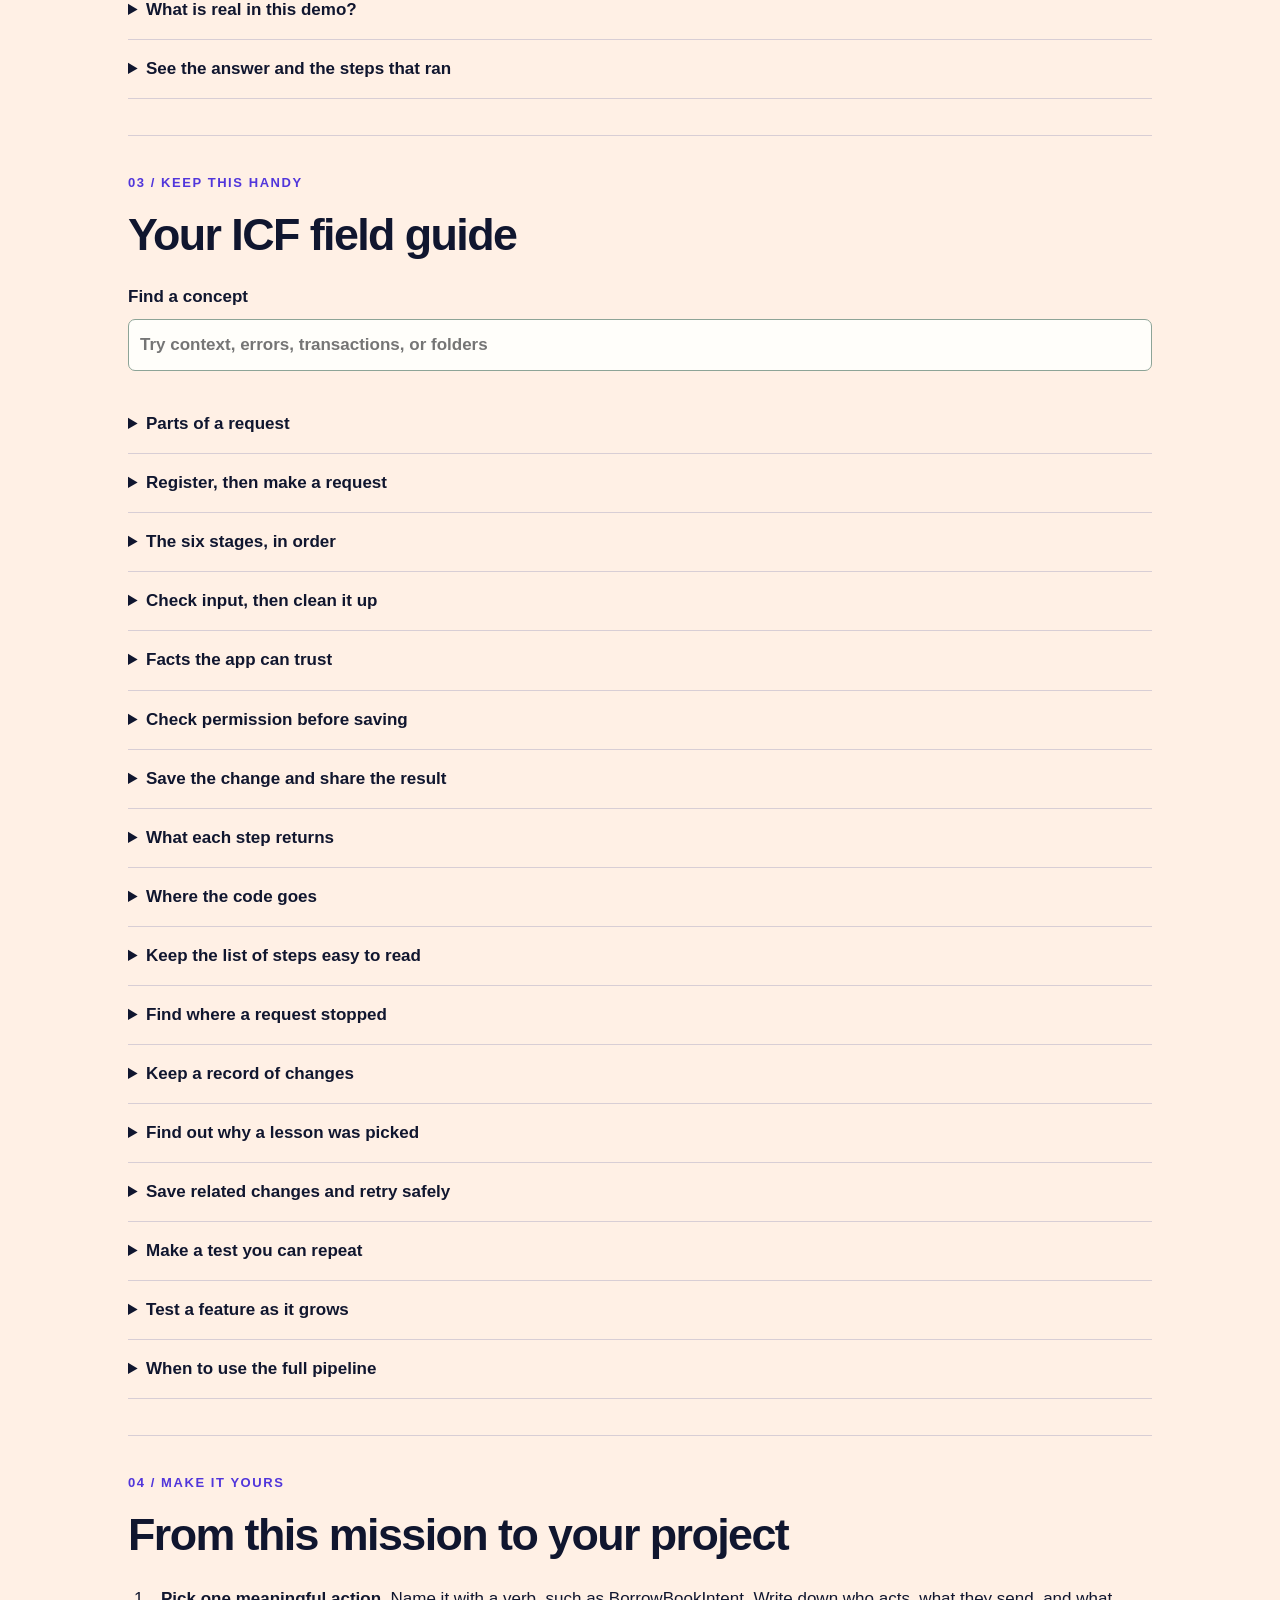
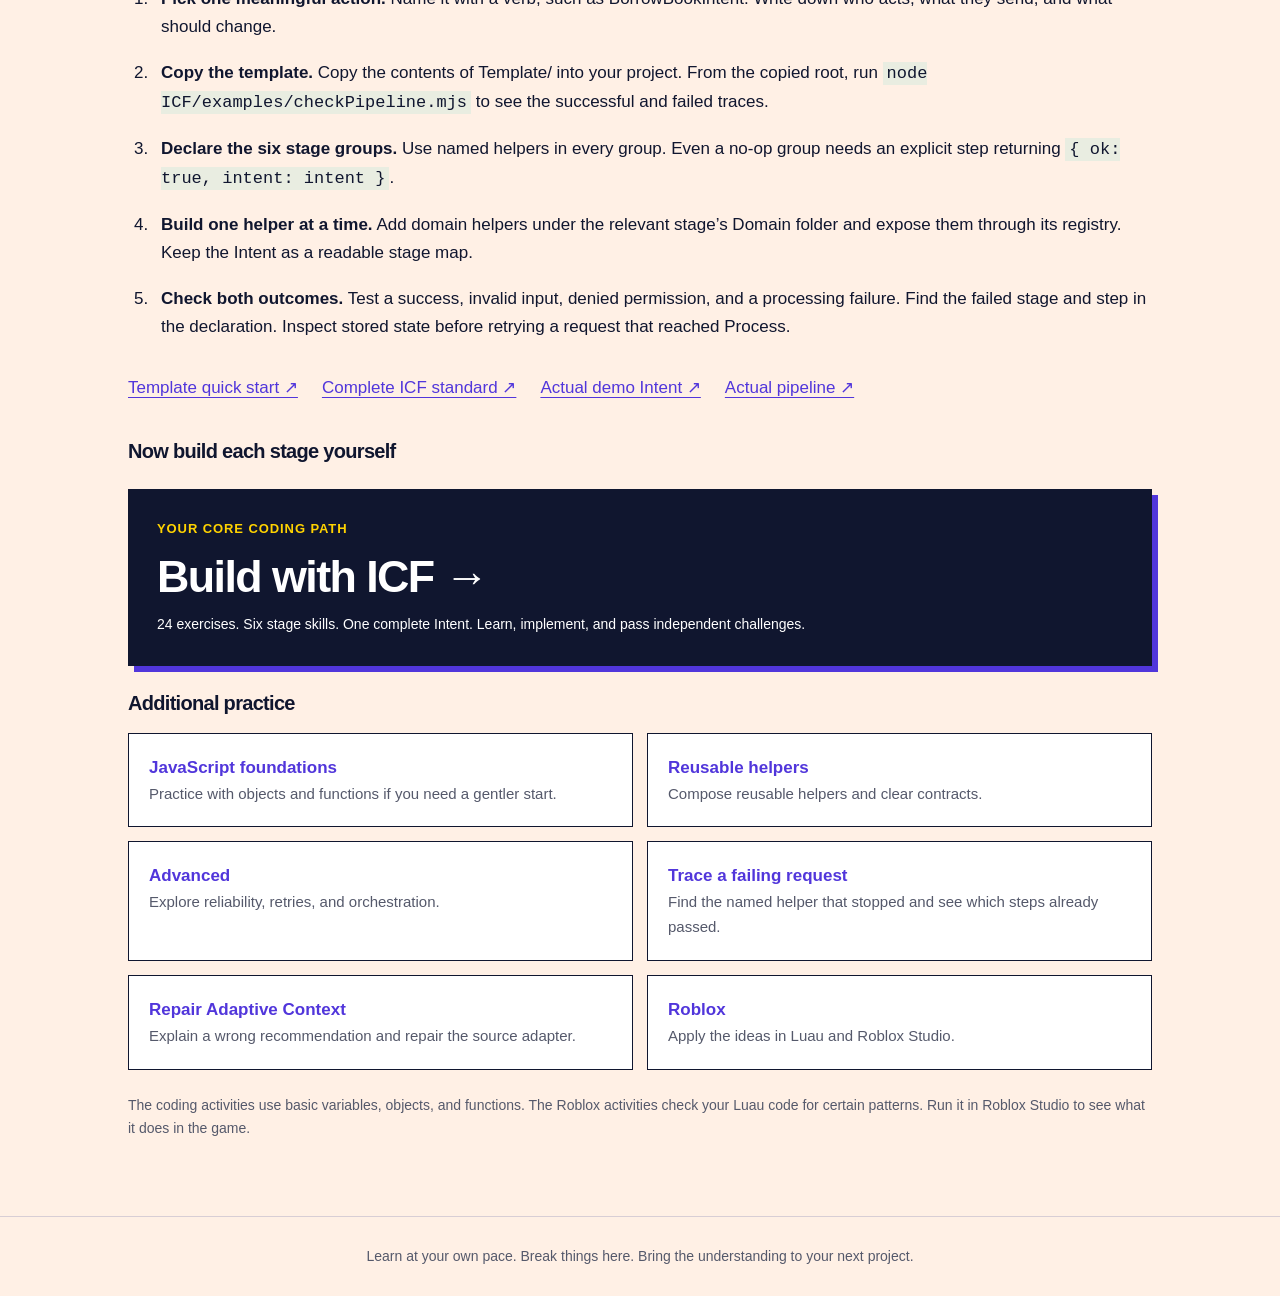
<file: reference.html>
<!doctype html>
<html lang="en">
<head>
  <meta charset="utf-8">
  <meta name="viewport" content="width=device-width, initial-scale=1">
  <meta name="description" content="Learn Intent, Context, and Flow through a hands-on ICF mission, practice questions, and a guide to the project template.">
  <title>ICF Reference & Pipeline Sandbox</title>
  <link rel="stylesheet" href="learn.css">
  <link rel="stylesheet" href="academy-theme.css">
  <link rel="icon" href="data:,">
</head>
<body>
  <a class="skip" href="#main">Skip to learning</a>
  <header class="top"><a class="brand" href="index.html">ICF <span>ACADEMY</span></a><nav aria-label="Learning navigation"><a href="#mission">Try it</a><a href="#reference">Field guide</a><a href="studio.html">Coding studio →</a><a href="academy.html">All tracks</a></nav></header>
  <main id="main">
    <section class="welcome">
      <p class="eyebrow">REFERENCE & LIVE PIPELINE SANDBOX</p>
      <h1>One action.<br>Six clear steps.</h1>
      <p class="lead">A button says “Borrow a book.” Your app needs to decide whether that should happen. ICF makes that decision easy to follow.</p>
      <div class="meaning"><p><strong>I · Intent</strong>What someone wants to do.</p><p><strong>C · Context</strong>The facts the app can check.</p><p><strong>F · Flow</strong>The steps that carry it out.</p></div>
      <p>ICF is the <strong>Intent-Centric Framework</strong>. Use an Intent for actions that change a record, like buying a book or finishing a lesson. A menu that only opens on the screen can stay simple.</p>
    </section>
    <section id="mission" class="mission section">
      <div class="section-head"><div><p class="eyebrow">01 / EXPLORE</p><h2>The little library</h2></div><span class="chip">A safe practice space</span></div>
      <p>Ava wants to borrow <em>The Moon Atlas</em>. Pick a situation and guess what will happen. Then go through the steps one at a time. Each run starts the library over.</p>
      <div class="mission-controls"><label>Choose a situation<select id="scenario"><option value="success">A member borrows an available book</option><option value="invalid">The request has no book ID</option><option value="denied">The actor is not a library member</option><option value="unavailable">The book is already on loan</option><option value="emit-failure">The loan saves, but the notification fails</option></select></label><button id="startMission">Start this run</button></div>
      <p class="registration"><strong>Before the flow: register the Intent.</strong> When the app starts, it learns how to make a BorrowBookIntent. It makes a new request for Ava when she asks to borrow a book.</p>
      <ol id="pipeline" class="pipeline" aria-label="Six execution stages"></ol>
      <div class="mission-body"><article class="explanation"><p id="stageCounter" class="eyebrow">READY WHEN YOU ARE</p><h3 id="stageTitle">What do you think will happen?</h3><p id="stageExplanation">Will Ava get the book? If the action stops, which stage should stop it?</p><button id="nextStage" disabled>Next stage</button><p id="missionFeedback" role="status" aria-live="polite"></p></article><aside class="snapshot"><h3>Inside the request</h3><pre id="intentSnapshot"></pre><p id="libraryState" class="state-readout">Shelf: 1 book · Ava’s loans: 0</p></aside></div>
      <details><summary>What is real in this demo?</summary><p>This demo uses the real ICF code and sample library records that reset each time you run it. It pauses at each step so you can see what changed. In your own app, you choose how to check who signed in, save records, and send messages.</p></details>
      <details><summary>See the answer and the steps that ran</summary><pre id="runResult">Finish the steps to see the result.</pre></details>
    </section>
    <section id="reference" class="section">
      <p class="eyebrow">03 / KEEP THIS HANDY</p><h2>Your ICF field guide</h2>
      <label class="search-label">Find a concept<input id="guideSearch" type="search" placeholder="Try context, errors, transactions, or folders"></label>
      <div id="guideEntries"></div><p id="noResults" hidden>No matching concepts. Try “stage”, “actor”, or “template”.</p>
    </section>
    <section id="template" class="section">
      <p class="eyebrow">04 / MAKE IT YOURS</p><h2>From this mission to your project</h2>
      <ol class="launch-list"><li><strong>Pick one meaningful action.</strong> Name it with a verb, such as BorrowBookIntent. Write down who acts, what they send, and what should change.</li><li><strong>Copy the template.</strong> Copy the contents of Template/ into your project. From the copied root, run <code>node ICF/examples/checkPipeline.mjs</code> to see the successful and failed traces.</li><li><strong>Declare the six stage groups.</strong> Use named helpers in every group. Even a no-op group needs an explicit step returning <code>{ ok: true, intent: intent }</code>.</li><li><strong>Build one helper at a time.</strong> Add domain helpers under the relevant stage’s Domain folder and expose them through its registry. Keep the Intent as a readable stage map.</li><li><strong>Check both outcomes.</strong> Test a success, invalid input, denied permission, and a processing failure. Find the failed stage and step in the declaration. Inspect stored state before retrying a request that reached Process.</li></ol>
      <div class="resource-links"><a href="Template/README.md">Template quick start ↗</a><a href="Template/ICF.md">Complete ICF standard ↗</a><a href="Template/ICF/Intents/DemoIntent.js">Actual demo Intent ↗</a><a href="Template/ICF/engine/pipeline.js">Actual pipeline ↗</a></div>
      <h3>Now build each stage yourself</h3><a class="builder-launch" href="studio.html#stage-contract"><span class="section-title">Your core coding path</span><strong>Build with ICF →</strong><span>24 exercises. Six stage skills. One complete Intent. Learn, implement, and pass independent challenges.</span></a><h3>Additional practice</h3><div class="next-tracks"><a href="ICF%20Begginer/index.html"><strong>JavaScript foundations</strong><span>Practice with objects and functions if you need a gentler start.</span></a><a href="Intermediate/index.html"><strong>Reusable helpers</strong><span>Compose reusable helpers and clear contracts.</span></a><a href="Advanced/index.html"><strong>Advanced</strong><span>Explore reliability, retries, and orchestration.</span></a><a href="studio.html#adaptive-trace-failure"><strong>Trace a failing request</strong><span>Find the named helper that stopped and see which steps already passed.</span></a><a href="studio.html#adaptive-repair-signals"><strong>Repair Adaptive Context</strong><span>Explain a wrong recommendation and repair the source adapter.</span></a><a href="using%20ICF%20in%20Roblox/index.html"><strong>Roblox</strong><span>Apply the ideas in Luau and Roblox Studio.</span></a></div>
      <p class="footnote">The coding activities use basic variables, objects, and functions. The Roblox activities check your Luau code for certain patterns. Run it in Roblox Studio to see what it does in the game.</p>
    </section>
  </main><footer>Learn at your own pace. Break things here. Bring the understanding to your next project.</footer>
  <noscript>This interactive guide needs JavaScript. You can still read the <a href="Template/ICF.md">complete ICF standard</a>.</noscript>
  <script type="module" src="reference-runtime.mjs"></script>
</body>
</html>
</file>
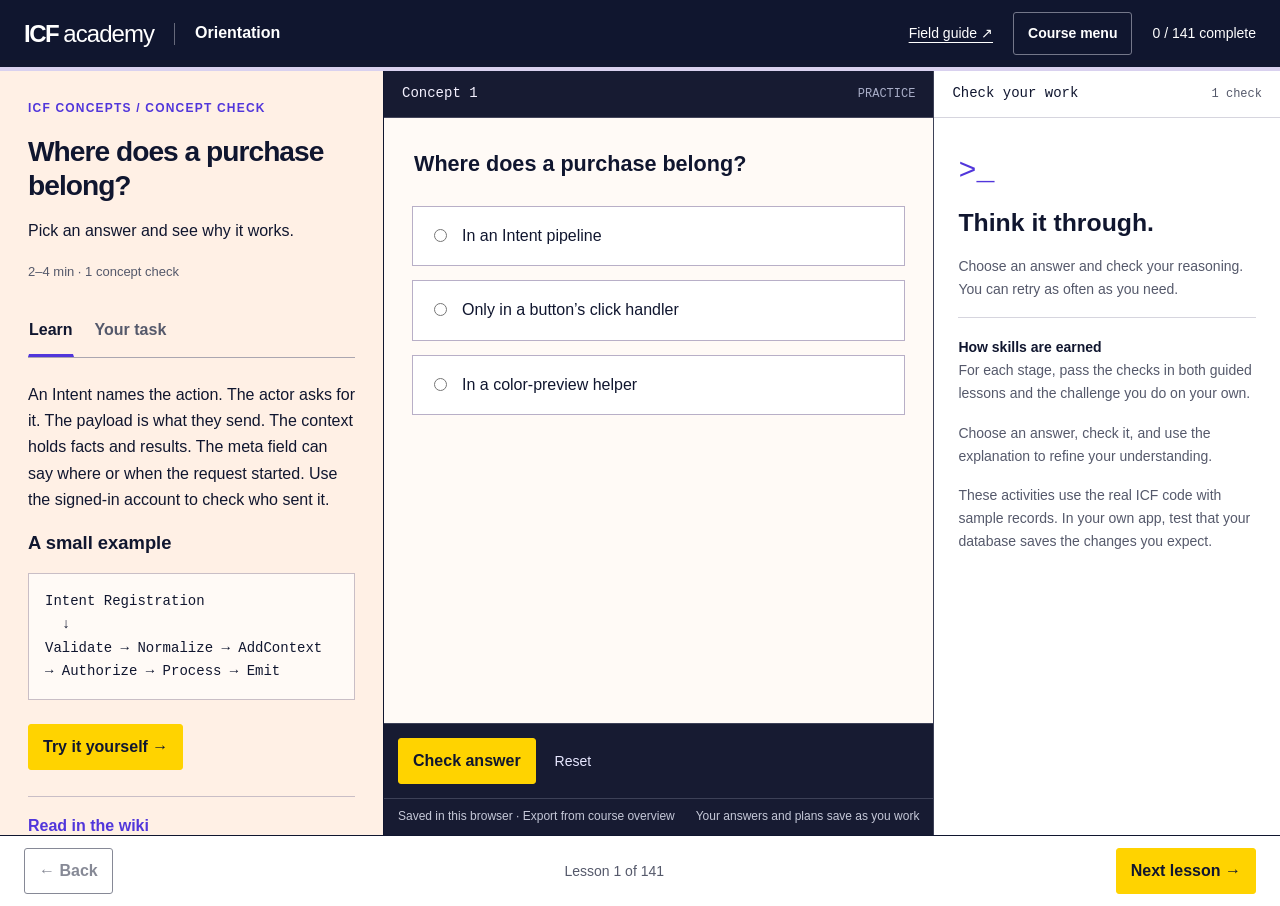
<file: studio.html>
<!doctype html>
<html lang="en">
<head><meta charset="utf-8"><meta name="viewport" content="width=device-width, initial-scale=1"><meta name="description" content="Build every ICF stage through guided coding, independent challenges, and a working Intent capstone."><title>ICF Academy · Learn by doing</title><link rel="icon" href="tutorial-icon.svg" type="image/svg+xml"><link rel="stylesheet" href="studio.css"></head>
<body>
  <a class="skip" href="#lessonPanel">Skip to lesson</a>
  <header class="studio-header"><div class="header-brand"><a href="index.html">ICF<span>academy</span></a><span class="header-divider"></span><strong id="courseName">ICF Academy</strong></div><div class="header-actions"><a href="reference.html#reference" target="_blank" rel="noopener">Field guide ↗</a><button id="syllabusToggle" aria-expanded="false" aria-controls="syllabus">Course menu</button><span id="courseProgress">Loading progress</span></div></header>
  <div class="course-progress"><div id="courseProgressFill"></div></div>
  <aside id="syllabus" hidden aria-label="Course syllabus"><div class="syllabus-head"><h2>Your learning path</h2><button id="closeSyllabus" aria-label="Close course menu">×</button></div><p>Learn a skill. Build it. Prove it in a new situation.</p><label for="trackSelect">Course section</label><select id="trackSelect"></select><div id="skillMap"></div><nav id="lessonLinks" aria-label="Lessons"></nav><a href="academy.html">Course overview and export →</a></aside>
  <main class="studio-workspace">
    <section id="lessonPanel" class="lesson-panel" aria-label="Lesson instructions"><div class="lesson-heading"><p id="lessonEyebrow" class="eyebrow"></p><h1 id="lessonTitle">Build with ICF</h1><p id="lessonSummary">Loading your learning path…</p><p id="lessonMeta" class="lesson-meta"></p></div><div class="lesson-tabs" role="tablist" aria-label="Lesson content"><button id="learnTab" role="tab" aria-selected="true" aria-controls="learnContent">Learn</button><button id="taskTab" role="tab" aria-selected="false" aria-controls="taskContent" tabindex="-1">Your task</button></div><div id="learnContent" role="tabpanel" aria-labelledby="learnTab"><div id="lessonNarrative"></div><h2>A small example</h2><pre id="lessonExample"></pre><button id="startTask" class="primary">Try it yourself →</button></div><div id="taskContent" role="tabpanel" aria-labelledby="taskTab" hidden><h2>Build this</h2><ol id="lessonInstructions"></ol><details id="hintBox"><summary>Get a hint</summary><p id="lessonHint"></p></details><p class="reflection"><strong>Explain it back</strong><span id="lessonReflection"></span></p></div><nav class="lesson-resources" aria-label="Further reading"><a id="wikiLink" href="index.html" target="_blank" rel="noopener">Read in the wiki <span id="wikiReadingTitle"></span></a><a id="sourceLink" target="_blank" rel="noopener">Open the supporting reference</a></nav><p id="lessonStatus" class="lesson-status" role="status"></p></section>
    <section class="code-panel" aria-label="Code editor"><div class="panel-title"><span id="editorFilename">challenge.js</span><span id="languageLabel">JAVASCRIPT</span></div><div id="activityPanel" hidden></div><div class="code-area"><pre id="lineNumbers" aria-hidden="true">1</pre><textarea id="studioEditor" aria-label="Your JavaScript solution" spellcheck="false" autocapitalize="off" autocomplete="off"></textarea></div><div class="code-toolbar"><button id="runTests" class="primary">Run checks <span>Ctrl ↵</span></button><button id="resetDraft" class="text-button">Reset</button><button id="showSolution" class="text-button">Compare solution</button></div><div id="resetConfirm" class="confirmation" hidden><p>Reset this lesson’s draft to its starter? Passed checks stay saved.</p><button id="confirmReset">Reset draft</button><button id="cancelReset">Keep editing</button></div><details id="solutionPanel" hidden><summary>Reference solution · guided practice</summary><p>Read this, then return to your own code. Independent challenges use different requirements.</p><pre id="solutionCode"></pre></details><div class="editor-footnote"><span id="saveStatus" role="status">Draft saved in this browser</span><span>Tab moves focus · Ctrl+Enter runs</span></div></section>
    <section class="results-panel" aria-label="Check results"><div class="panel-title"><span>Check your work</span><span id="testCount"></span></div><div class="results-scroll"><div id="resultsIntro"><span class="terminal-icon" aria-hidden="true">&gt;_</span><h2>Make it work.<br>Then make it yours.</h2><p>Run your code with sample inputs. Each check shows one thing your code should do.</p></div><div id="testResults" role="status" aria-live="polite"></div><details><summary>Console output</summary><pre id="consoleOutput">Your console.log output appears here.</pre></details><div class="mastery-note"><strong>How skills are earned</strong><p>For each stage, pass the checks in both guided lessons and the challenge you do on your own.</p></div><p id="assessmentNote" class="runtime-note"></p><p class="runtime-note">These activities use the real ICF code with sample records. In your own app, test that your database saves the changes you expect.</p></div></section>
  </main>
  <footer class="studio-footer"><button id="previousLesson" class="secondary">← Back</button><span id="footerLesson"></span><button id="nextLesson" class="primary">Next lesson →</button></footer>
  <noscript>This coding studio requires JavaScript. Read the <a href="Template/ICF.md">ICF standard</a> or open the <a href="index.html">ICF wiki</a>.</noscript>
  <script type="module" src="studio-app.mjs"></script>
</body></html>
</file>
<file: tutorial.css>
@font-face {
  font-family: Inter;
  font-style: normal;
  font-weight: 100 900;
  font-display: swap;
  src: url('tutorial-inter.woff2') format('woff2');
}
:root {
  color-scheme: light;
  --paper: #fff;
  --ink: #182437;
  --copy: #46546a;
  --muted: #5c6a7d;
  --blue: #2459d5;
  --line: #dde4ed;
  --wash: #f7f9fc;
  --mono: "IBM Plex Mono", Consolas, "Liberation Mono", monospace;
  --rail: 242px;
  --bar: 68px;
  font-family: Inter, "Segoe UI", Arial, sans-serif;
  color: var(--ink);
  background: var(--paper);
  font-synthesis: none;
}
* { box-sizing: border-box; }
body { margin: 0; font-size: 1rem; line-height: 1.55; }
button, input, select { font: inherit; }
button, a { -webkit-tap-highlight-color: transparent; }
button { cursor: pointer; }
a { color: var(--blue); text-decoration: none; }
a:hover { text-decoration: underline; }
a, button, input, select { touch-action: manipulation; }
:focus-visible { outline: 3px solid #3d86f1; outline-offset: 3px; }
h1,h2,h3,p { margin: 0; }
h1,h2,h3 { line-height: 1.18; text-wrap: pretty; }
.ico { display: block; flex-shrink: 0; width: 1.2rem; height: 1.2rem; }
[hidden] { display: none !important; }
.skip-link, .sr-only { position: absolute; width: 1px; height: 1px; padding: 0; overflow: hidden; clip-path: inset(50%); white-space: nowrap; }
.skip-link:focus { z-index: 100; width: auto; height: auto; clip-path: none; inset: .4rem auto auto .4rem; padding: .6rem 1rem; background: white; border-radius: 6px; }
.topbar { z-index: 25; position: sticky; top: 0; display: flex; align-items: center; height: var(--bar); padding: 0 clamp(18px, 2.3vw, 40px); gap: clamp(24px, 4vw, 64px); border-bottom: 1px solid #d8e0ea; background: #fff; }
.brand { display: inline-flex; align-items: center; gap: 10px; flex-shrink: 0; color: #17243a; font-size: 1.32rem; font-weight: 750; letter-spacing: -.055em; line-height: 1; }
.brand img { display: block; }
.brand b { font-weight: 560; }
.brand:hover,.primary-nav a:hover,.icon-button:hover { text-decoration: none; }
.primary-nav { display: flex; gap: clamp(18px,2.5vw,38px); height: 100%; align-items: stretch; }
.primary-nav a { display: inline-flex; align-items: center; position: relative; font-weight: 600; font-size: .9rem; color: #435167; }
.primary-nav a[aria-current], .primary-nav a:hover { color: var(--blue); }
.primary-nav a[aria-current]::after { content: ""; position: absolute; height: 3px; inset: auto 0 0; background: #346bea; border-radius: 2px 2px 0 0; }
.top-actions { margin-left: auto; display: flex; align-items: center; gap: .95rem; }
.icon-button { border: 0; color: #334054; background: transparent; border-radius: 6px; width: 32px; height: 36px; display: inline-grid; place-items: center; padding: 0; }
.icon-button:hover { background: #f0f4fa; }
.github-link .ico { width: 1.25rem; height: 1.25rem; }
.search-launch { display: inline-flex; align-items: center; gap: .55rem; padding: .43rem .55rem .43rem .7rem; width: clamp(160px,16vw,245px); border: 1px solid #dce3ec; border-radius: 7px; background: #f7f9fc; color: #5f6e82; font-size: .87rem; text-align: left; }
.search-launch:hover { border-color: #9dafc5; }
.search-launch .ico { width: 1rem; height: 1rem; }
.search-launch kbd { margin-left: auto; line-height: 1rem; min-width: 20px; padding: 0 .25rem; text-align: center; border: 1px solid #dbe1e9; border-radius: 4px; background: #fff; color: #738197; font: .77rem/1.2rem var(--mono); }
.mobile-menu { display: none; }
.layout { display: grid; grid-template-columns: var(--rail) minmax(0,1fr); align-items: start; min-height: calc(100vh - var(--bar)); }
.sidebar { position: sticky; top: var(--bar); height: calc(100dvh - var(--bar)); overflow: auto; background: #f8fafd; border-right: 1px solid var(--line); padding: 27px 15px 35px 17px; scrollbar-width: thin; scrollbar-color: #cbd5e2 transparent; overscroll-behavior: contain; }
.sidebar-caption, .side-label, .kicker, .hero-kicker { text-transform: uppercase; font: 650 .73rem/1.45 var(--mono); letter-spacing: .105em; }
.sidebar-caption { display: flex; align-items: center; justify-content: space-between; padding: 1px 9px 18px; border-bottom: 1px solid var(--line); color: #54647b; }
.sidebar-caption .ico { width: 15px; height: 15px; color: #8190a5; }
.group-toggle { display: flex; align-items: center; justify-content: space-between; width: 100%; padding: .6rem .55rem; font-size: .89rem; font-weight: 650; text-align: left; color: #29394f; border: 0; background: none; }
.group-toggle:hover,.side-resources a:hover { color: var(--blue); }
.group-toggle .ico { width: .87rem; height: .87rem; transition: transform .15s; }
.group-toggle[aria-expanded="false"] .ico { transform: rotate(-90deg); }
.nav-group { padding: .45rem 0; border-bottom: 1px solid var(--line); }
.group-links { position: relative; }
.group-links a { display: block; font-size: .875rem; color: #4c5b70; line-height: 1.35; padding: .45rem .5rem .45rem 1.08rem; border-left: 2px solid transparent; border-radius: 0 5px 5px 0; }
.group-links a[aria-current] { background: #e6efff; border-left-color: #356de8; color: #164cbf; font-weight: 650; }
.group-links a:hover,.side-resources a:hover { background: #edf2f9; text-decoration: none; }
.side-resources { margin-top: 22px; }
.side-label { padding: 0 .55rem .6rem; color: #61718a; }
.side-resources a { display: flex; align-items: center; gap: .55rem; font-size: .86rem; color: #4c5b70; border-radius: 5px; padding: .48rem .55rem; line-height: 1.3; }
.side-resources a[aria-current] { background: #e6efff; color: #174dbf; }
.side-resources .ico { width: 1rem; height: 1rem; }
.reader { width: 100%; max-width: 1360px; min-width: 0; margin-inline: auto; padding: 0 clamp(24px, 3.3vw, 60px); outline: none; }
.breadcrumb { min-height: 64px; display: flex; align-items: center; flex-wrap: wrap; gap: .6rem; font-size: .81rem; color: #455369; }
.breadcrumb a { color: #637188; }
.breadcrumb > .ico { height: .65rem; width: .65rem; color: #8190a5; }
.breadcrumb a .ico { height: .9rem; width: .9rem; }
.hero { isolation: isolate; position: relative; overflow: hidden; display: grid; grid-template-columns: minmax(0,1.15fr) minmax(0,.95fr); align-items: center; min-height: 300px; border-radius: 14px; color: white; background: radial-gradient(ellipse at 80% 45%,#203e60 0%,#172e49 28%,transparent 57%),linear-gradient(118deg,#121e32,#172b45); }
.hero::before { content: ""; position: absolute; z-index: -1; inset: 0; background-image: linear-gradient(90deg,rgba(143,191,228,.085) 1px, transparent 1px),linear-gradient(rgba(143,191,228,.085) 1px, transparent 1px); background-size: 24px 24px; mask-image: linear-gradient(90deg,transparent 13%,rgba(0,0,0,.26) 47%,#000 85%); }
.hero-copy { padding: clamp(25px,2.65vw,43px) 0 clamp(27px,2.65vw,43px) clamp(24px,3vw,50px); }
.hero-kicker { display: flex; gap: .65rem; align-items: center; color: #9acbff; font-size: .74rem; letter-spacing: .12em; }
.hero-kicker i { width: 1.32rem; height: 2px; background: #72b5ff; }
.hero h1 { font-size: clamp(3.1rem,4.3vw,4.6rem); letter-spacing: -.06em; line-height: 1.05; font-weight: 700; margin: .75rem 0 .78rem; }
.hero-description { max-width: 475px; font-size: clamp(.97rem,1.08vw,1.12rem); line-height: 1.64; color: #d3e0f0; }
.hero-actions { display: flex; flex-wrap: wrap; gap: .65rem; margin-top: 1.35rem; }
.action { display: inline-flex; justify-content: center; align-items: center; gap: .52rem; border: 1px solid transparent; border-radius: 7px; padding: .64rem .98rem; line-height: 1.4; font-weight: 650; font-size: .895rem; }
.action .ico { width: 1rem; height: 1rem; }
.action:hover { text-decoration: none; }
.bright, .primary { color: #fff; background: #3267e7; }
.bright:hover,.primary:hover { background: #1e53ce; }
.ghost { color: #eef5ff; border-color: #53657d; background: rgba(25,43,67,.76); }
.ghost:hover { background: #2c435f; border-color: #8da9c6; }
.hero-art { display: grid; align-items: center; justify-items: center; align-self: stretch; padding: 14px clamp(0px,1vw,22px) 12px 0; }
.hero-art canvas { width: 100%; max-width: 470px; height: auto; }
.home-section { margin-top: 36px; }
.section-heading { display: flex; justify-content: space-between; align-items: end; gap: 1rem; }
.kicker { color: #556985; font-size: .71rem; }
.section-heading h2 { margin-top: .33rem; font-size: clamp(1.55rem,2.05vw,2.05rem); letter-spacing: -.044em; font-weight: 700; }
.sub-link { display: inline-flex; align-items: center; font-size: .84rem; font-weight: 650; color: #245bd1; }
.section-heading .sub-link { white-space: nowrap; padding-bottom: .12rem; }
.section-description { margin: .5rem 0 1.04rem; font-size: .96rem; line-height: 1.55; color: #58667a; }
.stage-grid { display: grid; grid-template-columns: repeat(6,minmax(0,1fr)); gap: .6rem; }
.stage-card { --tint:#e0f4ed; --tone:#13775a; display: block; min-width: 0; padding: .91rem .8rem .88rem; border: 1px solid #dce3ec; border-radius: 9px; background: #fff; color: var(--ink); transition: transform .15s,border-color .15s,box-shadow .15s; }
.stage-card.blue { --tint:#e7effd; --tone:#3b67b6; }
.stage-card.violet { --tint:#efeafa; --tone:#7952b7; }
.stage-card.amber { --tint:#fff1d9; --tone:#936714; }
.stage-card.rose { --tint:#fce6e8; --tone:#b04b60; }
.stage-card.sky { --tint:#e0f3f8; --tone:#297897; }
.stage-card:hover,.chapter-card:hover { text-decoration: none; transform: translateY(-2px); border-color: #9eb8d7; box-shadow: 0 3px 10px #172f4b0c; }
.stage-top { display: flex; align-items: start; justify-content: space-between; gap: .4rem; }
.stage-icon,.guide-icon,.chapter-symbol,.row-symbol { display: inline-grid; place-items: center; flex-shrink: 0; border-radius: 7px; }
.stage-icon { width: 34px; height: 34px; color: var(--tone); background: var(--tint); }
.stage-icon .ico { width: 19px; height: 19px; }
.stage-index { color: #68768b; font: .71rem/1.3 var(--mono); }
.stage-card strong { display: block; margin: .75rem 0 .16rem; font-size: .97rem; font-weight: 680; letter-spacing: -.03em; }
.stage-card > span { display: block; font-size: .79rem; line-height: 1.35; color: #5e6b7e; }
.example-section { padding-top: 26px; border-top: 1px solid var(--line); }
.example-layout { display: grid; grid-template-columns: minmax(0,1.78fr) minmax(215px,1fr); gap: clamp(18px,2vw,34px); align-items: stretch; }
.example-guide { align-self: stretch; border: 1px solid #dbe4ee; border-radius: 11px; background: #f5f8fc; padding: 1.3rem; margin-top: .9rem; }
.guide-icon { background: #e3edff; color: #416cc2; width: 33px; height: 33px; }
.example-guide h3 { margin: .64rem 0 .85rem; font-size: 1.1rem; letter-spacing: -.025em; }
.example-guide ol { margin: 0 0 .8rem; padding: 0; list-style: none; counter-reset: follow; }
.example-guide li { counter-increment: follow; position: relative; padding-left: 1.65rem; margin: .7rem 0; font-size: .82rem; line-height: 1.45; color: #536176; }
.example-guide li::before { content: counter(follow); display: inline-grid; place-items: center; position: absolute; left: 0; top: 1px; width: 1.12rem; height: 1.12rem; border: 1px solid #c5d2e3; border-radius: 50%; color: #425971; font: .7rem var(--mono); }
.example-guide li span,.example-guide li strong { display: block; }
.example-guide li strong { color: #2d3f55; }
.chapter-grid { display: grid; grid-template-columns: repeat(2,minmax(0,1fr)); gap: 12px; }
.chapter-card { display: flex; align-items: start; gap: .9rem; padding: 1.1rem; border-radius: 9px; border: 1px solid var(--line); color: var(--ink); }
.chapter-card h3 { margin: .18rem 0 .4rem; font-size: 1.09rem; }
.chapter-card p { font-size: .88rem; line-height: 1.45; color: var(--muted); }
.chapter-card .small-meta { font: .72rem/1.3 var(--mono); color: #566f95; }
.chapter-symbol,.row-symbol { width: 35px; height: 35px; background: #edf3fc; color: #44669f; }
.page-footer { margin: 2.8rem 0 1.4rem; padding-top: 1rem; display: flex; justify-content: space-between; align-items: center; border-top: 1px solid var(--line); font-size: .83rem; color: #5e6d80; }
.page-footer a { display: inline-flex; gap: .4rem; align-items: center; color: #52627a; }
.page-footer .ico { width: .8rem; height: .8rem; }
.page-intro { margin: .25rem 0 1.7rem; padding-bottom: 1.5rem; border-bottom: 1px solid var(--line); }
.page-intro h1 { font-size: clamp(2.15rem,3.4vw,3.5rem); letter-spacing: -.055em; margin: .5rem 0 .7rem; }
.page-intro > p:last-child { max-width: 76ch; color: var(--copy); line-height: 1.7; font-size: 1.06rem; }
.listing { margin: 1.85rem 0; }
.listing h2,.lesson-text h2 { font-size: clamp(1.4rem,2vw,1.75rem); letter-spacing: -.035em; margin-bottom: .75rem; }
.listing h2 a { color: var(--ink); }
.list-row { display: flex; width: 100%; align-items: center; gap: .88rem; padding: .95rem .65rem; border-bottom: 1px solid var(--line); color: var(--ink); }
.list-row:hover { background: #f6f9fd; text-decoration: none; }
.list-row > .ico { width: .85rem; height: .85rem; margin-left: auto; color: #6d8199; }
.list-row strong,.list-row small { display: block; }
.list-row small { color: #596a7f; font-size: .91rem; margin-top: .2rem; }
.reference-entry { padding: 1rem 0; border-bottom: 1px solid var(--line); max-width: 84ch; }
.reference-entry h3 { font-size: 1.1rem; margin-bottom: .4rem; }
.reference-entry p,.lesson-section p { line-height: 1.75; color: var(--copy); }
.article-layout { display: grid; grid-template-columns: minmax(0,1fr) minmax(155px,.29fr); gap: clamp(20px,3vw,52px); }
.lesson-text { min-width: 0; max-width: 860px; }
.lesson-section { margin-bottom: 1.8rem; }
.lesson-section,.knowledge-check { scroll-margin-top: calc(var(--bar) + 1rem); }
.lesson-section p { margin: .55rem 0; }
p code,.example-guide code,.list-row code,.quiz-choice code,legend code { font: .9em var(--mono); background: #edf2f8; border-radius: 3px; padding: .08em .25em; overflow-wrap: anywhere; color: #25405f; }
.lesson-code { margin: .9rem 0; border-radius: 8px; overflow: hidden; background: #162539; color: #e6edf8; }
.lesson-code > span { display: block; background: #213249; padding: .48rem .9rem; font: .77rem/1.4 var(--mono); color: #bacde2; }
.lesson-code pre { white-space: pre; overflow-x: auto; margin: 0; padding: 1rem; font: .88rem/1.65 var(--mono); }
.contents { align-self: start; position: sticky; top: calc(var(--bar) + 22px); padding-left: 1rem; border-left: 1px solid var(--line); }
.contents .side-label { padding-left: 0; }
.contents button { display: block; text-align: left; border: 0; background: none; padding: .35rem 0; line-height: 1.45; color: #52657c; font-size: .86rem; }
.contents button:hover { color: var(--blue); text-decoration: underline; }
.knowledge-check { background: #f3f7fd; border: 1px solid #cfdff5; border-radius: 12px; padding: 1.25rem; }
.knowledge-check fieldset { border: 0; padding: 0; margin: .55rem 0 .9rem; }
.knowledge-check legend { font-weight: 650; font-size: 1.08rem; margin-bottom: .6rem; }
.quiz-choice { display: flex; align-items: baseline; gap: .5rem; padding: .3rem 0; color: #384d64; cursor: pointer; }
.quiz-choice input { accent-color: #2459d5; }
.quiz-feedback:not(:empty) { margin-top: .85rem; }
.quiz-feedback.correct { color: #156046; }
.quiz-feedback.incorrect { color: #893b23; }
.practice-callout { margin-top: 1.5rem; }
.lesson-pager { margin: 1.5rem 0; display: flex; justify-content: space-between; gap: 1rem; }
.lesson-pager a { flex: 1; border: 1px solid var(--line); border-radius: 7px; padding: .75rem .9rem; font-weight: 600; font-size: .9rem; }
.lesson-pager a:last-child { text-align: right; }
.lesson-pager small { display: block; font: .73rem var(--mono); color: #586b81; margin-bottom: .3rem; }
.progress-strip { display: flex; align-items: center; gap: .85rem; padding: 1rem; border: 1px solid #d2e1f5; border-radius: 9px; background: #f2f7ff; }
.progress-strip p { font-size: .88rem; color: var(--copy); }
.progress-strip > a { margin-left: auto; }
#searchDialog { padding: 0; color: var(--ink); width: min(620px,calc(100% - 26px)); max-height: 80dvh; border: 1px solid #b2c2d6; border-radius: 12px; margin: max(6dvh,30px) auto auto; box-shadow: 0 24px 70px #11213f45; overflow: hidden; }
#searchDialog::backdrop { background: #18273e66; }
.search-box { display: flex; align-items: center; padding: 1rem; gap: .65rem; border-bottom: 1px solid var(--line); }
.search-box input { width: 100%; min-width: 0; border: 0; padding: .3rem; font-size: 1rem; }
.search-box button { background: var(--wash); color: var(--copy); border: 1px solid var(--line); border-radius: 5px; font: .78rem var(--mono); padding: .27rem .35rem; }
#searchResults { max-height: min(55dvh,500px); overflow-y: auto; padding: .75rem .65rem; }
#searchResults a { color: var(--ink); display: flex; align-items: center; gap: .85rem; border-radius: 6px; padding: .62rem .7rem; }
#searchResults a:hover,#searchResults a:focus { background: #edf4ff; text-decoration: none; }
#searchResults a>.ico { color: #526d93; width: 1.05rem; height: 1.05rem; }
#searchResults a>.ico:last-child { margin-left: auto; width: .85rem; }
#searchResults strong,#searchResults small { display: block; }
#searchResults strong { font-size: .91rem; }
#searchResults small,.empty-state { font-size: .84rem; color: var(--muted); }
.empty-state { padding: .3rem .6rem .8rem; }
.search-help { display: flex; gap: 1.4rem; border-top: 1px solid var(--line); background: var(--wash); padding: .55rem 1.1rem; color: var(--muted); font: .74rem/1.5 var(--mono); }
@media (min-width:1700px) { :root { --rail: 270px; } }
@media (max-width:1190px) {
  :root { --rail: 218px; }
  .reader { padding-inline: 27px; }
  .stage-grid { gap: .42rem; }
  .stage-card { padding: .73rem .52rem; }
  .stage-card strong { font-size: .91rem; }
  .hero { grid-template-columns: minmax(0,1.22fr) minmax(0,1fr); }
}
@media (max-width:1000px) {
  .topbar { gap: 2rem; }
  .primary-nav { gap: 1.2rem; }
  .hero { min-height: 280px; }
  .hero-copy { padding-left: 24px; }
  .hero-actions { gap: .45rem; }
  .hero-actions .action { padding-inline: .68rem; font-size: .84rem; }
  .stage-grid { grid-template-columns: repeat(3,minmax(0,1fr)); }
  .stage-card { padding: .75rem; }
  .stage-card strong { margin-top: .5rem; }
  .example-layout { grid-template-columns: minmax(0,1.5fr) minmax(175px,1fr); gap: 12px; }
  .example-guide { padding: 1rem; }
  .contents { display: none; }
  .article-layout { display: block; }
}
@media (max-width:800px) {
  :root { --bar: 60px; --rail: min(82vw,290px); }
  .topbar { gap: .65rem; padding-inline: .85rem; }
  .mobile-menu { display: inline-grid; }
  .primary-nav { display: none; }
  .layout { display: block; }
  .sidebar { display: none; position: fixed; z-index: 24; top: var(--bar); bottom: 0; left: 0; width: var(--rail); padding-top: 20px; }
  body.menu-open { overflow: hidden; }
  .menu-open .sidebar { display: block; }
  .menu-scrim { display: block; position: fixed; z-index: 23; inset: var(--bar) 0 0; border: 0; background: #1c2b4155; }
  .reader { padding-inline: clamp(16px,4vw,30px); }
  .breadcrumb { min-height: 48px; }
  .stage-grid { grid-template-columns: repeat(6,minmax(0,1fr)); }
}
@media (max-width:650px) {
  .brand { font-size: 1.18rem; }
  .brand img { width: 30px; height: 30px; }
  .top-actions { gap: .35rem; }
  .search-launch { width: auto; min-width: 36px; min-height: 36px; justify-content: center; padding: .4rem; background: transparent; border: 0; }
  .search-launch .ico { width: 1.15rem; height: 1.15rem; }
  .search-caption,.search-launch kbd { display: none; }
  .hero { grid-template-columns: 1fr; }
  .hero-copy { padding: 25px 24px 0; }
  .hero h1 { font-size: clamp(3rem,12vw,3.7rem); }
  .hero-description { font-size: 1rem; }
  .hero-actions { gap: .55rem; margin-top: 1.1rem; }
  .hero-actions .action { padding: .6rem .79rem; }
  .hero-art { height: 160px; padding: 0 8px; align-content: center; overflow: hidden; }
  .hero-art canvas { width: 235px; }
  .hero::before { mask-image: linear-gradient(155deg,transparent 4%,rgba(0,0,0,.3) 50%,#000 91%); }
  .section-heading { gap: .5rem; }
  .stage-grid { grid-template-columns: repeat(3,minmax(0,1fr)); gap: .45rem; }
  .stage-card { padding: .7rem .55rem; }
  .stage-icon { width: 29px; height: 29px; }
  .stage-icon .ico { width: 17px; height: 17px; }
  .stage-card > span { font-size: .78rem; }
  .example-layout,.chapter-grid { grid-template-columns: 1fr; }
  .home-section { margin-top: 27px; }
  .example-section { padding-top: 22px; }
  .example-guide { margin-top: 0; }
  .progress-strip { flex-wrap: wrap; }
  .progress-strip > a { margin-left: 2rem; }
  .breadcrumb { line-height: 1.5; padding: .65rem 0; gap: .38rem; }
}
@media (prefers-reduced-motion:reduce) { *,*::before,*::after { transition: none !important; scroll-behavior: auto !important; } }

/* Wiki navigation and source reference */
.sidebar-caption { padding-bottom: .65rem; border: 0; }
.nav-filter { display: flex; align-items: center; gap: .45rem; margin: 0 .35rem 1rem; padding: .45rem .55rem; background: white; border: 1px solid #d8e1ed; border-radius: 6px; color: #70829a; }
.nav-filter:focus-within { border-color: #638bd8; }
.nav-filter .ico { width: .95rem; height: .95rem; }
.nav-filter input { color: var(--ink); background: transparent; border: 0; outline: 0; min-width: 0; width: 100%; font-size: .84rem; }
.nav-filter input:focus-visible { outline: none; }
.nav-item { display: flex; align-items: center; gap: .55rem; padding: .45rem .57rem; border-radius: 5px; border-left: 2px solid transparent; color: #465770; font-size: .86rem; line-height: 1.4; overflow-wrap: anywhere; }
.nav-item > .ico { width: 1rem; height: 1rem; }
.nav-item:hover,.nav-group-head a:hover { text-decoration: none; color: var(--blue); background: #edf3fc; }
.nav-item[aria-current],.nav-group-head a[aria-current] { color: #1c52c9; background: #e6efff; border-left-color: #326ce6; font-weight: 640; }
.nav-section-label { margin: 1rem .55rem .42rem; padding-top: .95rem; border-top: 1px solid var(--line); text-transform: uppercase; font: 650 .71rem/1.4 var(--mono); letter-spacing: .08em; color: #63758c; }
.nav-group { border: 0; padding: 0; }
.nav-group-head { display: flex; align-items: stretch; min-height: 33px; gap: 0; }
.nav-group-head > a,.group-links .nav-group-head > a { display: flex; align-items: center; gap: .5rem; min-width: 0; flex: 1; padding: .42rem .35rem .42rem .57rem; border-left: 2px solid transparent; border-radius: 4px; color: #283b54; font-size: .87rem; line-height: 1.42; font-weight: 620; }
.nav-count { font: .69rem/1.4 var(--mono); color: #526c96; background: #e7edf6; border-radius: 4px; padding: .05rem .3rem; }
.nav-group .group-toggle { width: 28px; display: grid; place-items: center; padding: 0; border-radius: 4px; }
.nav-group .group-toggle:hover { background: #e7eef8; }
.nav-group .group-links { margin: .13rem 0 .3rem .75rem; padding-left: .3rem; border-left: 1px solid #d6e0ed; }
.group-links > .nav-item { border-radius: 4px; padding: .33rem .42rem; font-size: .84rem; overflow-wrap: anywhere; }
.group-links > .nav-group .nav-group-head > a { font-weight: 550; }
.nav-results .side-label { margin-bottom: .4rem; }
.nav-result { display: flex; flex-direction: column; padding: .42rem .5rem; color: var(--ink); border-radius: 5px; overflow-wrap: anywhere; }
.nav-result:hover { background: #e9eff9; text-decoration: none; }
.nav-result strong { font-size: .82rem; }
.nav-result small { font-size: .73rem; color: #60738a; }
.nav-results > p:not(.side-label) { padding: 0 .5rem; font-size: .85rem; color: var(--muted); }
.featured-examples { display: grid; grid-template-columns: repeat(3,minmax(0,1fr)); gap: .75rem; margin-top: .9rem; }
.featured-examples a { display: flex; align-items: flex-start; gap: .68rem; padding: 1rem .85rem; border: 1px solid var(--line); border-radius: 8px; color: var(--ink); }
.featured-examples a:hover { border-color: #a0b8da; text-decoration: none; background: #f8faff; }
.featured-examples strong { display: block; font-size: .93rem; line-height: 1.4; }
.featured-examples p { font-size: .83rem; line-height: 1.55; color: var(--muted); margin-top: .3rem; }
.feature-symbol { flex-shrink: 0; display: grid; place-items: center; width: 30px; height: 30px; color: #3469b4; background: #eaf1ff; border-radius: 6px; }
.feature-symbol .ico { width: 16px; height: 16px; }
.collection-grid { display: grid; grid-template-columns: repeat(2,minmax(0,1fr)); gap: 1rem; }
.collection { min-width: 0; padding: 1.25rem; border: 1px solid var(--line); border-radius: 9px; }
.collection h2 { margin-top: .3rem; font-size: 1.2rem; letter-spacing: -.025em; }
.collection h2 a { color: var(--ink); }
.collection ul { margin: .85rem 0 1rem; padding-left: 1.1rem; color: #9aadbf; }
.collection li { font-size: .88rem; line-height: 1.5; margin-bottom: .28rem; overflow-wrap: anywhere; }
.collection li a { color: #40546c; }
.wiki-article { max-width: 850px; min-width: 0; }
.wiki-article h2 { font-size: clamp(1.28rem,1.9vw,1.65rem); letter-spacing: -.035em; margin-bottom: .65rem; overflow-wrap: anywhere; }
.page-intro h1,.breadcrumb span,.list-row strong { overflow-wrap: anywhere; }
.list-row > span:not(.row-symbol) { min-width: 0; }
.code-header { display:flex; justify-content:space-between; align-items:center; gap:.75rem; padding:.5rem .82rem; background:#22354e; color:#d3e2f4; font:.78rem/1.45 var(--mono); overflow-wrap:anywhere; }
.copy-code { flex-shrink:0; background:#2d4159; color:#e6f0ff; border:1px solid #536882; border-radius:4px; padding:.2rem .48rem; font:.75rem/1.45 var(--mono); }
.copy-code:hover { background:#3f5871; }
.code-note { margin:1em 0; color:var(--copy); }
.output-block { background:#eef8f4; border:1px solid #cce3d9; border-left:3px solid #409377; border-radius:7px; padding:1rem 1.15rem; margin:1.35rem 0; }
.output-block h2 { font-size:1.05rem; }
.output-block p,.wiki-article .lesson-section p { white-space:pre-line; overflow-wrap:anywhere; }
.source-path { padding:.75rem .9rem; margin:1rem 0; background:#f4f7fb; border-radius:6px; font-size:.88rem; overflow-wrap:anywhere; }
.source-path strong { margin-right:.45rem; }
.source-path a { font-family:var(--mono); }
.api-contract { margin:1.5rem 0; }
.api-contract li { font-size:.89rem; margin:.45rem 0; overflow-wrap:anywhere; }
.build-outline { display:grid; grid-template-columns:repeat(2,minmax(0,1fr)); gap:.4rem 1rem; padding:1rem; margin:0 0 1.6rem; background:var(--wash); border:1px solid var(--line); border-radius:8px; }
.build-outline button { color:var(--blue); text-align:left; border:0; background:transparent; font-size:.9rem; padding:.3rem; }
.build-outline button:hover { text-decoration:underline; }
@media(max-width:900px) { .featured-examples { grid-template-columns:1fr; } }
@media(max-width:650px) { .collection-grid,.build-outline { grid-template-columns:1fr; } .hero-art { height:160px; } }
</file>
<file: tutorial-playground.css>
.pg-example {
  --pg-mono: "IBM Plex Mono", "SFMono-Regular", Consolas, monospace;
  overflow: hidden;
  min-width: 0;
  border: 1px solid #283342;
  border-radius: 12px;
  background: #15202d;
  color: #e4ecf4;
}
.pg-editor-bar, .pg-editor-actions {
  display: flex;
  align-items: center;
  justify-content: space-between;
  gap: .8rem;
  padding: .72rem 1.15rem;
  background: #1e2b39;
}
.pg-editor-bar { border-bottom: 1px solid #31404f; }
.pg-file {
  display: inline-flex;
  align-items: center;
  gap: .65rem;
  font: 500 .84rem/1.4 var(--pg-mono);
  color: #e3ebf2;
}
.pg-file b {
  display: inline-grid;
  place-items: end;
  width: 1.18rem;
  height: 1.18rem;
  padding: 0 .12rem .04rem 0;
  box-sizing: border-box;
  border-radius: 3px;
  background: #efce72;
  color: #302a1d;
  font: 750 .65rem/1 system-ui, sans-serif;
}
.pg-language { color: #b4c2d0; font-size: .78rem; }
.pg-editor-code {
  padding: 1.05rem 1.15rem 1.1rem 0;
  overflow-x: auto;
  background: #15202d;
}
.pg-editor-code code {
  display: block;
  width: max-content;
  max-width: none;
  padding: 0;
  border: 0;
  border-radius: 0;
  background: none;
  color: #e0eaf1;
  font: 400 .86rem/1.65 var(--pg-mono);
}
.pg-line { display: flex; white-space: pre; }
.pg-line-number {
  min-width: 2.55rem;
  padding-right: .95rem;
  box-sizing: border-box;
  text-align: right;
  user-select: none;
  color: #8d9baa;
}
.pg-keyword { color: #c8aff7; }
.pg-string { color: #aadbb4; }
.pg-call { color: #fed290; }
.pg-comment { color: #99a9b9; }
.pg-editor-actions {
  flex-wrap: wrap;
  justify-content: flex-start;
  gap: .5rem .95rem;
  border-top: 1px solid #31404f;
}
button.pg-run {
  display: inline-flex;
  align-items: center;
  justify-content: center;
  gap: .55rem;
  min-height: 2.42rem;
  border: 1px solid transparent;
  border-radius: 6px;
  padding: .48rem .94rem;
  background: #b4efdc;
  color: #113e38;
  font: inherit;
  font-weight: 680;
  font-size: .91rem;
  cursor: pointer;
}
button.pg-run:hover { background: #cff9e9; }
.pg-play {
  display: inline-block;
  width: 0;
  height: 0;
  border-top: .31rem solid transparent;
  border-bottom: .31rem solid transparent;
  border-left: .47rem solid currentColor;
}
button.pg-run:disabled { opacity: .72; cursor: wait; }
.pg-example-status {
  overflow-wrap: anywhere;
  background: none;
  color: #c1cfda;
  font: 400 .78rem/1.5 var(--pg-mono);
}
.pg-lab { color: #213441; }
.pg-lab .pg-intro { margin: 0 0 1.5rem; line-height: 1.6; }
.pg-lab-grid {
  display: grid;
  grid-template-columns: minmax(13rem, .86fr) minmax(0, 1.14fr);
  gap: 1rem;
  align-items: start;
}
.pg-inputs, .pg-trace-panel {
  box-sizing: border-box;
  min-width: 0;
  margin: 0;
  border: 1px solid #d8e1e5;
  border-radius: 12px;
  padding: clamp(1rem, 2vw, 1.45rem);
  background: #fff;
}
.pg-lab h2 { margin: 0 0 1.15rem; font-size: 1.25rem; line-height: 1.25; }
.pg-control, .pg-check { display: flex; font-size: .94rem; line-height: 1.5; }
.pg-control { flex-direction: column; gap: .4rem; margin-bottom: .95rem; font-weight: 640; }
.pg-control input, .pg-control select {
  width: 100%;
  min-width: 0;
  min-height: 2.65rem;
  box-sizing: border-box;
  border: 1px solid #b9c9cf;
  border-radius: 5px;
  padding: .44rem .7rem;
  background: #fff;
  color: #213441;
  font: inherit;
  font-weight: 460;
}
.pg-control:has(select) { position: relative; }
.pg-control select { appearance: none; padding-right: 2.1rem; }
.pg-control:has(select)::after {
  content: "";
  position: absolute;
  bottom: 1.15rem;
  right: .85rem;
  width: .42rem;
  height: .42rem;
  border-right: 2px solid #57717a;
  border-bottom: 2px solid #57717a;
  transform: rotate(45deg);
  pointer-events: none;
}
.pg-inputs fieldset {
  min-width: 0;
  margin: 1.1rem 0 0;
  border: 0;
  padding: 0;
}
.pg-inputs legend { padding: 0; margin: 0 0 .3rem; font-weight: 650; font-size: .94rem; }
.pg-check { align-items: center; gap: .55rem; padding: .22rem 0; cursor: pointer; }
.pg-check input { margin: 0; width: 1.05rem; height: 1.05rem; accent-color: #126858; }
.pg-inputs .pg-run { margin-top: 1.4rem; background: #116653; color: white; }
.pg-inputs .pg-run:hover { background: #0d5143; }
.pg-trace-status {
  margin: 0 0 1rem;
  border-left: 3px solid #7890a2;
  border-radius: 3px;
  padding: .66rem .75rem;
  background: #f0f4f6;
  color: #31495b;
  font-size: .94rem;
  line-height: 1.5;
  overflow-wrap: anywhere;
}
.pg-trace-status[data-outcome="success"] { border-color: #279178; background: #ebf7f2; color: #195e4f; }
.pg-trace-status[data-outcome="failed"] { border-color: #ba5b33; background: #fff3ec; color: #854324; }
.pg-trace {
  display: block;
  list-style: none;
  margin: 0;
  padding: 0;
}
.pg-stage {
  display: grid;
  grid-template-columns: minmax(0, 1fr) auto;
  gap: .22rem .4rem;
  align-items: baseline;
  margin: 0;
  padding: .65rem 0;
  border-bottom: 1px solid #e4eaed;
}
.pg-stage strong { font-size: .98rem; font-weight: 650; }
.pg-state { font-size: .82rem; font-weight: 650; color: #526575; }
.pg-passed .pg-state { color: #17705b; }
.pg-failed .pg-state { color: #a4492a; }
.pg-stage code {
  grid-column: 1 / -1;
  overflow-wrap: anywhere;
  border: 0;
  padding: 0;
  color: #546b78;
  background: transparent;
  font: 400 .8rem/1.5 "IBM Plex Mono", Consolas, monospace;
}
.pg-details { margin: .85rem 0 0; }
.pg-details[hidden] { display: none; }
.pg-details summary { font-weight: 650; color: #116653; font-size: .91rem; cursor: pointer; }
.pg-details pre {
  max-height: 25rem;
  overflow: auto;
  margin: .7rem 0 0;
  padding: .85rem;
  background: #162230;
  border-radius: 5px;
  color: #dde8ef;
  font: 400 .82rem/1.5 "IBM Plex Mono", Consolas, monospace;
}
.pg-lab :focus-visible, .pg-example :focus-visible { outline: 3px solid #388ac1; outline-offset: 2px; }
.pg-example { container-type: inline-size; }
.pg-lab { container-type: inline-size; }
@container (max-width: 610px) {
  .pg-lab-grid { grid-template-columns: minmax(0, 1fr); }
}
@container (max-width: 400px) {
  .pg-editor-code code { font-size: .79rem; }
  .pg-editor-bar, .pg-editor-actions { padding-inline: .8rem; }
  .pg-line-number { min-width: 1.8rem; padding-right: .55rem; }
}
</file>
<file: tutorial-try.css>
.try-example {
  border: 1px solid #cbdbee;
  border-radius: .55rem;
  overflow: hidden;
  margin: .85rem 0 1.35rem;
  background: #f6f9ff;
}
.try-example-toggle {
  color: #184aaf;
  padding: .65rem .95rem;
  cursor: pointer;
  font-weight: 650;
  font-size: .94rem;
}
.try-example-toggle:hover { background: #e9f1ff; }
.try-example-toggle:focus-visible { outline-offset: -3px; }
.try-example-body { padding: .65rem .95rem .9rem; border-top: 1px solid #dbe5f1; }
.try-example-label { display: block; color: #354761; font-weight: 650; font-size: .87rem; }
.try-example-code {
  display: block;
  width: 100%;
  min-height: 6rem;
  margin-top: .4rem;
  border: 1px solid #9daec3;
  border-radius: .35rem;
  padding: .72rem;
  resize: vertical;
  tab-size: 2;
  background: #fff;
  color: #152a44;
  font: 400 .92rem/1.55 var(--mono, monospace);
}
.try-example-actions { display: flex; align-items: center; flex-wrap: wrap; gap: .55rem; margin-top: .7rem; }
.try-example-actions button { padding: .42rem .9rem; border-radius: .4rem; font: inherit; font-size: .88rem; font-weight: 650; }
.try-example-run { color: white; background: #2459d5; border: 1px solid #2459d5; }
.try-example-run:hover { background: #1846ac; }
.try-example-run:disabled { opacity: .64; cursor: wait; }
.try-example-reset { background: #fff; color: #354761; border: 1px solid #c3d0df; }
.try-example-reset:hover { background: #edf3fa; }
.try-example-status { font-size: .85rem; color: #4b5c72; }
.try-example-output {
  max-height: 25rem;
  margin: .7rem 0 0;
  white-space: pre-wrap;
  overflow: auto;
  overflow-wrap: anywhere;
  border-radius: .35rem;
  background: #17263a;
  color: #eaf4ff;
  padding: .75rem;
  font: .88rem/1.55 var(--mono, monospace);
}
.try-example-error { background: #362331; }
</file>
<file: seat-project/style.css>
:root { color-scheme: light; font-family: system-ui, sans-serif; color: #192640; background: #f4f7fb; }
body { margin: 0; }
main { box-sizing: border-box; width: min(calc(100% - 2rem), 39rem); margin: 2rem auto; padding: clamp(1rem, 4vw, 2rem); border-radius: 1rem; border: 1px solid #d3deef; background: white; }
h1 { margin-bottom: .5rem; }
p { line-height: 1.55; }
a { color: #1749a9; }
form { display: grid; gap: .55rem; }
label { font-weight: 650; margin-top: .5rem; }
input, select { width: 100%; box-sizing: border-box; padding: .65rem; border: 1px solid #7d8da7; border-radius: .35rem; font: inherit; }
button { justify-self: start; margin-top: .5rem; font: inherit; font-weight: 650; background: #164cae; color: white; border: 0; border-radius: .45rem; padding: .65rem 1rem; cursor: pointer; }
button:disabled { opacity: .65; cursor: default; }
:focus-visible { outline: 3px solid #1749a9; outline-offset: 3px; }
#status { background: #edf4ff; padding: .75rem; border-radius: .45rem; }
pre { white-space: pre-wrap; overflow-wrap: anywhere; }
</file>
<file: studio.css>
:root{color-scheme:light;--navy:#10162f;--cream:#fff0e5;--yellow:#ffd300;--purple:#5136db;--line:#d6d5de;--muted:#55596b;--green:#21734d}*{box-sizing:border-box}body{margin:0;background:var(--cream);color:var(--navy);font:16px/1.65 "Segoe UI",Arial,sans-serif}button,input,textarea{font:inherit}button,a{touch-action:manipulation}a{color:var(--purple);text-underline-offset:4px}button{cursor:pointer;border:1px solid transparent;border-radius:3px;padding:9px 14px;font-weight:650}button:disabled{opacity:.5;cursor:default}button:hover:not(:disabled){filter:brightness(.93)}:focus-visible{outline:3px solid #a88bff;outline-offset:3px}h1,h2,h3,p{margin:0 0 16px}h1{font-size:clamp(1.7rem,2.2vw,2.35rem);line-height:1.2;letter-spacing:-.035em}h2{font-size:1.15rem;line-height:1.4}h3{font-size:1rem}pre,code,textarea{font-family:Consolas,"Courier New",monospace}pre{font-size:14px;line-height:1.65;white-space:pre-wrap;overflow-wrap:anywhere}code{background:#ede8f5;padding:1px 3px}button.primary,.primary{background:var(--yellow);color:var(--navy);border-color:var(--yellow)}.secondary{background:transparent;color:inherit;border-color:currentColor}.studio-header{min-height:66px;padding:12px 24px;display:flex;justify-content:space-between;align-items:center;gap:14px;background:var(--navy);color:white}.header-brand,.header-actions{display:flex;align-items:center;gap:20px;flex-wrap:wrap}.header-brand>a{font-size:24px;font-weight:850;text-decoration:none;color:white;letter-spacing:-.06em}.header-brand>a span{font-weight:400;margin-left:5px;letter-spacing:-.04em}.header-divider{height:22px;border-left:1px solid #66697b}.header-actions{font-size:14px}.header-actions a{color:white}.header-actions button{border-color:#74778a;background:transparent;color:white}.course-progress{height:4px;background:#d9d1ef}.course-progress>div{height:100%;background:var(--purple);transition:width .2s}.studio-workspace{display:grid;grid-template-columns:minmax(300px,30%) minmax(340px,43%) minmax(255px,27%);height:calc(100dvh - 136px);min-height:500px}.lesson-panel{overflow:auto;padding:28px;background:var(--cream);border-right:1px solid var(--navy)}.eyebrow{font-size:12px;font-weight:750;text-transform:uppercase;letter-spacing:.1em;color:var(--purple)}.lesson-meta{color:var(--muted);font-size:13px}.lesson-tabs{display:flex;gap:20px;border-bottom:1px solid #aba6b0;margin:24px 0}.lesson-tabs button{background:none;color:var(--muted);border-radius:0;padding:10px 0;border-bottom:3px solid transparent}.lesson-tabs button[aria-selected=true]{color:var(--navy);border-bottom-color:var(--purple)}#lessonExample{padding:16px;background:#fffaf6;border:1px solid #c9bec6;margin:18px 0 24px}#lessonInstructions{padding-left:23px}#lessonInstructions li{padding:0 0 14px 5px}#hintBox{border:1px solid #aaa0ba;padding:12px 14px;margin:24px 0}summary{cursor:pointer;font-weight:650}details p{padding-top:10px}.reflection{font-size:15px;border-left:3px solid var(--purple);padding:0 0 0 14px}.reflection span{display:block;margin-top:6px}#sourceLink{font-size:14px}.lesson-status{padding-top:20px;color:var(--green);font-size:14px;font-weight:650}.code-panel{display:flex;min-width:0;flex-direction:column;background:#171b32;color:#f4f1ff;border-right:1px solid #3d4157}.panel-title{height:47px;flex-shrink:0;padding:12px 18px;display:flex;justify-content:space-between;align-items:center;font:14px/1.4 Consolas,monospace;border-bottom:1px solid #44465b}.panel-title span+span{font-size:12px;color:#a8adc7}.code-area{display:flex;flex:1;min-height:220px;overflow:hidden;padding-top:14px}#lineNumbers{flex:0 0 44px;text-align:right;margin:0;padding-right:12px;color:#858ba9;overflow:hidden;user-select:none;white-space:pre;font-size:15px;line-height:25px}#studioEditor{resize:none;flex:1;min-width:0;border:0;border-radius:0;background:transparent;color:#f2ecff;font-size:15px;line-height:25px;padding:0 18px 24px 0;white-space:pre;overflow:auto;tab-size:2}#studioEditor:focus-visible{outline:2px solid #9d8deb;outline-offset:-2px}.code-toolbar{padding:14px;display:flex;align-items:center;gap:10px;flex-wrap:wrap;border-top:1px solid #3d4157}.code-toolbar .primary span{font-size:12px;margin-left:15px;font-weight:400}.text-button{color:#e7e7ff;background:none;font-size:14px;font-weight:400;padding:8px}.editor-footnote{padding:8px 14px;display:flex;justify-content:space-between;gap:10px;border-top:1px solid #3d4157;font-size:12px;color:#c5c8d8}.confirmation{background:#fff0e5;color:var(--navy);padding:16px}.confirmation button{margin-right:10px}#solutionPanel{max-height:40%;overflow:auto;padding:16px;background:#252a46}#solutionPanel p{font-size:14px}#solutionCode{white-space:pre-wrap}.results-panel{min-width:0;background:#fff;display:flex;flex-direction:column}.results-panel .panel-title{border-bottom-color:var(--line)}.results-panel .panel-title span+span{color:var(--muted)}.results-scroll{padding:24px;overflow:auto;flex:1}.terminal-icon{display:block;font:30px Consolas,monospace;color:var(--purple);margin:12px 0 20px}#resultsIntro h2{font-size:1.55rem;line-height:1.25}#resultsIntro p,.mastery-note p,.runtime-note{font-size:14px;color:var(--muted)}.test-row{padding:14px 0;border-bottom:1px solid var(--line);font-size:14px}.test-row strong{display:block}.test-row.pass strong{color:var(--green)}.test-row.fail strong{color:#b12622}.test-row p{margin:6px 0 0}.run-summary{background:#eef5e8;border-left:3px solid var(--green);padding:14px;margin-bottom:12px;font-size:14px}.run-summary.failed{background:#fff3e0;border-color:#a65d12}.results-scroll details{margin:24px 0;font-size:14px}.mastery-note{padding:18px 0 0;border-top:1px solid var(--line);font-size:14px}.studio-footer{min-height:66px;padding:12px 24px;display:flex;justify-content:space-between;align-items:center;gap:14px;border-top:1px solid var(--navy);background:white}.studio-footer span{font-size:14px;color:var(--muted)}#syllabus{position:fixed;z-index:10;right:0;top:70px;bottom:0;width:min(450px,100%);padding:26px;background:#fffaf6;box-shadow:-12px 0 50px #10162f40;overflow:auto;border-left:1px solid var(--navy)}.syllabus-head{display:flex;justify-content:space-between;align-items:start}#lessonLinks{display:grid;gap:3px;margin:20px 0}#lessonLinks h3{margin:20px 0 5px;padding-top:12px;border-top:1px solid #d6d0d9}#lessonLinks button{font-size:14px;font-weight:400;background:none;text-align:left;color:var(--navy);padding:9px 10px}#lessonLinks button[aria-current=step]{background:#ede6ff;border-left:3px solid var(--purple)}#lessonLinks button small{display:block;color:var(--muted);padding-left:22px}#skillMap{display:grid;grid-template-columns:repeat(2,1fr);gap:8px}.skill-chip{padding:8px 10px;background:#ede9f3;font-size:13px}.skill-chip.earned{background:#e4f1df;color:var(--green)}.skip{position:absolute;top:-80px;z-index:20;background:white;padding:12px}.skip:focus{top:0}[hidden]{display:none!important}
@media(min-width:1700px){.lesson-panel{padding:36px}.results-scroll{padding:32px}}
@media(max-width:1050px){.studio-workspace{grid-template-columns:minmax(300px,42%) minmax(0,58%);height:auto;min-height:0}.lesson-panel{grid-row:span 2;max-height:calc(100dvh - 140px)}.code-panel{min-height:500px;height:58dvh}.results-panel{min-height:200px;max-height:35dvh}.studio-footer{position:sticky;bottom:0}.header-brand strong{display:none}.editor-footnote span+span{display:none}}
@media(max-width:650px){.studio-header{padding:12px 16px}.header-actions{gap:12px}.header-divider,#courseProgress{display:none}.header-actions a{font-size:12px}.studio-workspace{display:flex;flex-direction:column}.lesson-panel{max-height:none;padding:24px 20px;border-right:0}.code-panel{height:480px;min-height:480px;border-right:0}.results-panel{max-height:none;min-height:250px}.results-scroll{overflow:visible}.studio-footer{padding:12px;gap:8px}.studio-footer span{font-size:12px;max-width:105px}.studio-footer button{padding:9px 11px;font-size:14px}.code-toolbar{gap:6px}.text-button{padding:6px}.lesson-tabs{margin:18px 0}#syllabus{top:90px}}
@media(prefers-reduced-motion:reduce){*{transition:none!important}}
.studio-workspace{grid-template-rows:minmax(0,1fr)}.lesson-panel,.code-panel,.results-panel{min-height:0}.editor-stack{position:relative;flex:1;min-width:0}#studioEditor,#syntaxCode{position:absolute;inset:0;width:100%;height:100%;margin:0;padding:0 18px 24px 0;font:15px/25px Consolas,"Courier New",monospace;letter-spacing:normal;tab-size:2;white-space:pre}#studioEditor{color:transparent;caret-color:white;z-index:1}#syntaxCode{color:#f2ecff;overflow:hidden;pointer-events:none}#studioEditor::selection{background:#536a8e80}.token-comment{color:#a0abc8}.token-keyword{color:#c8a4ff}.token-string{color:#c2df8b}.token-number{color:#ffbf87}
@media(max-width:1050px){.studio-workspace{grid-template-rows:auto auto}.code-panel{min-height:500px}.results-panel{min-height:200px}}
@media(max-width:650px){.code-panel{min-height:480px}.results-panel{min-height:250px}}
@media(forced-colors:active){#syntaxCode{display:none}#studioEditor{color:CanvasText;caret-color:CanvasText}}
#trackSelect{display:block;width:100%;font:inherit;color:var(--navy);padding:10px;margin:8px 0 20px;background:white;border:1px solid #afa6be}#activityPanel{flex:1;overflow:auto;padding:28px;background:#fffaf6;color:var(--navy)}#activityPanel fieldset{border:0;margin:0;padding:0}#activityPanel legend{font-size:1.35rem;font-weight:700;margin-bottom:24px}.answer-choice{display:flex;gap:12px;align-items:start;padding:16px;margin-bottom:14px;background:white;border:1px solid #b8afc7;cursor:pointer}.answer-choice:has(input:checked){border:2px solid var(--purple);background:#eee8ff}.answer-choice input{margin-top:6px;accent-color:var(--purple)}#activityPanel>label{display:block;margin-bottom:18px;font-weight:650}#activityPanel textarea{display:block;width:100%;font:15px/1.6 "Segoe UI",sans-serif;padding:12px;margin-top:8px;resize:vertical;min-height:70px;color:var(--navy);background:white;border:1px solid #a79cb5}.overview-main{max-width:1150px;padding:52px 28px;margin:auto}.overview-main>h1{font-size:clamp(2.5rem,5vw,4.5rem);max-width:900px}.overview-lead{font-size:20px;max-width:730px}.resume-card{display:flex;align-items:center;justify-content:space-between;gap:28px;padding:28px;border:1px solid var(--navy);box-shadow:5px 5px 0 var(--purple);background:#fffaf6;margin:32px 0 50px}.resume-card>div{flex:1}.resume-button{display:inline-block;padding:12px 18px;text-decoration:none;font-weight:700;white-space:nowrap}.resume-card progress{width:100%;height:8px;accent-color:var(--purple);display:block}.section-cards{display:grid;grid-template-columns:repeat(3,1fr);gap:20px;margin:24px 0 42px}.section-card{display:flex;flex-direction:column;align-items:start;padding:24px;background:#fffaf6;border:1px solid var(--navy);color:var(--navy);text-decoration:none;box-shadow:3px 3px 0 var(--navy)}.section-card:hover{background:#efe8ff}.section-card h2{font-size:1.4rem;margin:12px 0}.section-card p{font-size:15px;flex:1}.section-card strong{font-size:14px;color:var(--purple)}.overview-skill-section,.overview-notes{border-top:1px solid #b7aabe;padding-top:28px;margin-top:28px}.builder-skills{display:flex;gap:10px;flex-wrap:wrap}.builder-skills span{padding:8px 12px;background:#eae2f4;font-size:14px}.builder-skills .earned{background:#e2efdc;color:#236238}.overview-notes p{font-size:15px;color:var(--muted)}
@media(max-width:850px){.section-cards{grid-template-columns:1fr 1fr}.resume-card{align-items:start;flex-direction:column}.resume-card>div{width:100%}}
@media(max-width:550px){.section-cards{grid-template-columns:1fr}.overview-main{padding:32px 20px}.overview-page .studio-header{flex-direction:column;align-items:start}.overview-page .header-actions{gap:14px}.overview-page .header-actions a{font-size:14px}#activityPanel{padding:24px 20px}}
.lesson-resources {
  display: grid;
  justify-items: start;
  gap: .65rem;
  margin-top: 1.6rem;
  padding-top: 1rem;
  border-top: 1px solid #c9bec6;
}
#wikiLink { color: var(--purple); font-weight: 700; text-decoration: none; }
#wikiLink span { display: block; color: var(--navy); font-size: .94rem; font-weight: 500; text-decoration: underline; text-underline-offset: .18em; }
.academy-wiki-links {
  display: grid;
  grid-template-columns: repeat(2, minmax(0, 1fr));
  gap: 1.2rem;
  margin: 1.8rem 0;
}
.academy-wiki-links a {
  display: grid;
  gap: .3rem;
  padding: .55rem 1rem;
  border-left: 3px solid var(--purple);
  text-decoration: none;
  color: var(--navy);
}
.academy-wiki-links strong { color: var(--purple); text-decoration: underline; text-underline-offset: .18em; }
.academy-wiki-links a:hover { background: #efe8ff; }
.academy-wiki-links span { font-size: 1rem; }
@media (max-width: 550px) {
  .academy-wiki-links { grid-template-columns: 1fr; gap: .85rem; }
}
</file>
<file: programming-guide.css>
:root { font-family: system-ui, sans-serif; color: #192640; background: #f5f7fb; }
body { margin: 0; }
main { box-sizing: border-box; width: min(calc(100% - 2rem), 51rem); margin: 2rem auto; padding: clamp(1rem, 5vw, 3rem); background: white; border: 1px solid #d3deef; border-radius: 1rem; line-height: 1.65; }
h1, h2 { line-height: 1.2; }
a { color: #1749a9; text-underline-offset: .18em; }
a:focus-visible { outline: 3px solid #1749a9; outline-offset: .2rem; }
.primary-link { display: inline-block; padding: .6rem .9rem; color: white; background: #164cae; border-radius: .45rem; font-weight: 650; }
section { border-top: 1px solid #d3deef; margin-top: 2rem; padding-top: .4rem; }
pre { border-radius: .55rem; background: #edf4ff; padding: 1rem; overflow: auto; }
code { overflow-wrap: anywhere; }
</file>
<file: learn.css>
:root { color-scheme: light; --paper:#f7f6ef; --ink:#193e39; --muted:#4d625c; --green:#23634f; --line:#d4ddd2; --gold:#f1cc6c; }
* { box-sizing:border-box; } html { scroll-behavior:smooth; scroll-padding-top:24px; } body { margin:0; background:var(--paper); color:var(--ink); font:17px/1.65 "Segoe UI",sans-serif; } a { color:var(--green); text-underline-offset:4px; } button,input,select { font:inherit; } button { border:0; border-radius:8px; background:var(--green); color:white; padding:11px 20px; cursor:pointer; font-weight:600; } button:hover:not(:disabled) { background:#174b3b; } button:disabled { cursor:default; opacity:.55; } :focus-visible { outline:3px solid #ad6810; outline-offset:4px; } h1,h2,h3,p { margin:0 0 16px; } h1,h2 { font-family:Georgia,serif; line-height:1.1; letter-spacing:-.035em; } h1 { font-size:clamp(3rem,6vw,5.2rem); } h2 { font-size:clamp(2rem,4vw,2.8rem); } h3 { line-height:1.35; font-size:1.25rem; } .top { max-width:1180px; margin:auto; padding:24px 28px; display:flex; justify-content:space-between; align-items:center; gap:20px; border-bottom:1px solid var(--line); } .brand { font-weight:800; font-size:26px; text-decoration:none; } .brand span { font-size:13px; letter-spacing:.15em; margin-left:8px; } nav { display:flex; gap:24px; flex-wrap:wrap; } nav a { font-size:15px; } main { max-width:1080px; margin:auto; padding:0 28px; } .welcome { max-width:840px; padding:58px 0 38px; } .eyebrow { font-size:13px; font-weight:750; letter-spacing:.12em; color:var(--green); } .lead { max-width:680px; font-size:21px; } .meaning { display:grid; grid-template-columns:repeat(3,1fr); gap:22px; margin:28px 0 12px; } .meaning strong,.next-tracks strong { display:block; } .meaning p { border-top:3px solid var(--gold); padding-top:12px; } .section { padding:36px 0; border-top:1px solid var(--line); } .section-head { display:flex; justify-content:space-between; align-items:center; gap:16px; } .chip { background:#e4ecdf; padding:7px 12px; border-radius:30px; font-size:14px; white-space:nowrap; } label { display:block; font-weight:600; } input,select { display:block; background:#fffefa; color:var(--ink); border:1px solid #8da497; border-radius:7px; padding:11px; max-width:100%; } .mission-controls { display:flex; align-items:end; gap:16px; margin:24px 0; } .mission-controls label { flex:1; } select { width:100%; } .registration { font-size:15px; padding:15px 18px; border-left:4px solid var(--gold); background:#fff8df; } .pipeline { list-style:none; padding:0; display:grid; grid-template-columns:repeat(6,1fr); gap:8px; } .pipeline li { border:1px solid var(--line); border-radius:8px; padding:10px 7px; text-align:center; font-size:14px; background:#eeeee6; } .pipeline small { display:block; } .pipeline .active { background:var(--gold); border-color:#ad861f; } .pipeline .passed { background:#e0eddf; border-color:#90b28e; } .pipeline .failed { background:#fce0d5; border-color:#b65c41; } .mission-body { display:grid; grid-template-columns:1.1fr 1fr; gap:24px; padding:18px 0; } .explanation,.snapshot { border-radius:12px; padding:24px; background:white; border:1px solid var(--line); } .snapshot { background:#193e39; color:#edf4e8; } pre { font:14px/1.6 Consolas,monospace; overflow:auto; white-space:pre-wrap; overflow-wrap:anywhere; } .state-readout { border-top:1px solid #5d7970; padding-top:12px; margin-bottom:0; font-weight:600; } #missionFeedback { margin:16px 0 0; } details { border-bottom:1px solid var(--line); padding:15px 0; } summary { cursor:pointer; font-weight:650; } details p { padding-top:12px; max-width:850px; } .question-card { padding:28px; background:#fffefa; border:1px solid var(--line); border-radius:12px; } .answers { display:grid; gap:10px; margin:20px 0; } .answers button { color:var(--ink); border:1px solid #9ab0a2; background:white; text-align:left; font-weight:400; } .answers button:hover:not(:disabled) { background:#e8efdf; } .answers button[aria-pressed="true"] { border:2px solid var(--green); background:#e8efdf; } .feedback { padding:16px; background:#e8efdf; border-radius:8px; } .feedback.retry { background:#fff2d1; } .question-nav { display:flex; gap:12px; margin-top:18px; align-items:center; flex-wrap:wrap; } .secondary { background:transparent; color:var(--green); border:1px solid var(--green); } .secondary:hover:not(:disabled) { color:white; } .search-label { margin:24px 0; } input { width:100%; margin-top:8px; } code { font-family:Consolas,monospace; background:#e9ede1; padding:2px 4px; overflow-wrap:anywhere; } .launch-list { padding-left:25px; } .launch-list li { padding:9px 0 9px 8px; } .resource-links { display:flex; flex-wrap:wrap; gap:12px 24px; margin:24px 0 36px; } .next-tracks { display:grid; grid-template-columns:1fr 1fr; gap:14px; } .next-tracks a { padding:20px; border:1px solid var(--line); border-radius:10px; text-decoration:none; background:white; } .next-tracks span { display:block; color:var(--muted); font-size:15px; } .footnote,footer { color:var(--muted); font-size:14px; margin-top:24px; } footer { text-align:center; padding:28px; border-top:1px solid var(--line); } .skip { position:absolute; top:-100px; padding:12px; background:white; } .skip:focus { top:0; } [hidden] { display:none!important; }
@media(max-width:700px) { .top { align-items:start; flex-direction:column; padding:18px 20px; } nav { gap:18px; } main { padding:0 20px; } .welcome { padding-top:34px; } .meaning { gap:12px; font-size:15px; } .mission-controls,.section-head { align-items:stretch; flex-direction:column; } .chip { align-self:start; } .pipeline { grid-template-columns:repeat(3,1fr); } .mission-body,.next-tracks { grid-template-columns:1fr; } .question-card,.explanation,.snapshot { padding:20px; } }
@media(prefers-reduced-motion:reduce) { html { scroll-behavior:auto; } }
</file>
<file: academy-theme.css>
/* A shared visual language across the introduction, catalog, and older practice tracks. */
:root{--navy:#10162f;--cream:#fff0e5;--purple:#5136db;--yellow:#ffd300;--ink:#10162f;--paper:#fff0e5;--bg:#fff0e5;--green:#5136db;--muted:#55596b;--line:#d8ced5;--accent:#5136db;--accent-soft:#eee8ff;--body-font:"Segoe UI",Arial,sans-serif;--heading-font:"Segoe UI",Arial,sans-serif;--editor-bg:#171b32;--editor-panel:#10162f;--lesson-bg:#fff0e5;--page-bg:#fff0e5}body{background:var(--cream);font-family:"Segoe UI",Arial,sans-serif}h1,h2,h3,.academy-hero h1{font-family:"Segoe UI",Arial,sans-serif;letter-spacing:-.035em}a{color:var(--purple)}button{border-radius:3px}.academy-shell{max-width:1220px;gap:24px;margin:26px auto}.academy-hero{background:none;border:0;box-shadow:none;padding:20px 0}.academy-hero h1{font-size:clamp(2.5rem,5vw,4rem);font-weight:800}.academy-card,.hero-callout,.track-summary-card{border:1px solid var(--navy);border-radius:0;box-shadow:4px 4px 0 #10162f;background:#fffaf6}.academy-card{padding:24px}.hero-callout{box-shadow:none}.academy-hero>.first-mission{background:transparent;color:var(--navy);border:1px solid var(--navy);border-radius:0;padding:20px;font-size:15px}.first-mission strong{font-size:1.4rem}.first-mission .section-title{color:var(--purple)}.builder-launch{display:grid;gap:10px;margin:24px 0;padding:28px;background:var(--navy);color:white;text-decoration:none;border:1px solid var(--navy);box-shadow:6px 6px 0 var(--purple)}.builder-launch strong{font-size:clamp(1.8rem,4vw,2.8rem);line-height:1.2;letter-spacing:-.035em}.builder-launch .section-title{color:var(--yellow);font-size:13px;font-weight:700;text-transform:uppercase;letter-spacing:.07em}.builder-launch:hover{background:#222a50}.builder-launch span:last-child{font-size:14px}.builder-skills{display:flex;gap:8px;flex-wrap:wrap;margin-bottom:24px}.builder-skills span{font-size:13px;padding:6px 10px;border:1px solid #b6a8bf;background:#f6edff}.builder-skills .earned{background:#e0efdf;color:#21643e}.primary-button,.run-button,.footer-nav-button-primary{background:var(--yellow);color:var(--navy);border-color:var(--navy);box-shadow:none}.top{border-bottom:1px solid var(--navy)}.brand{color:var(--navy)}.welcome{max-width:900px}.welcome h1{font-weight:850;font-size:clamp(3rem,6vw,5rem)}.eyebrow{color:var(--purple)}.meaning p{border-top-color:var(--purple)}.mission-body .snapshot{background:var(--navy)}.explanation,.snapshot,.question-card,.next-tracks a{border-radius:0;border:1px solid var(--navy)}.mission-controls button,#nextStage{background:var(--yellow);color:var(--navy);border:1px solid var(--navy)}.pipeline li{border-radius:0}.pipeline .active{background:var(--yellow)}.lesson-example,.code-editor,.output-console{border-radius:0}.course-topbar{background:var(--navy)}.course-label{color:#c8bfdc}.academy-link{color:white}.lesson-pane{background:var(--cream)}.editor-pane{background:#171b32}.editor-tab{border-radius:0}.course-topbar,.workspace-footer{border-color:var(--navy)}.lesson-flow-button,.mark-step-button,.footer-nav-button,.run-button{border-radius:3px}.lesson-scroll h1{font-family:"Segoe UI",Arial,sans-serif}.topbar-progress-fill,.lesson-progress-fill{background:var(--purple)}
@media(max-width:650px){.academy-hero{padding:12px 0}.builder-launch{padding:22px}.academy-card{padding:20px}.academy-shell{width:calc(100% - 32px)}.top nav{gap:14px}.builder-launch .section-title{font-size:12px}.hero-callouts{grid-template-columns:1fr}}
</file>
